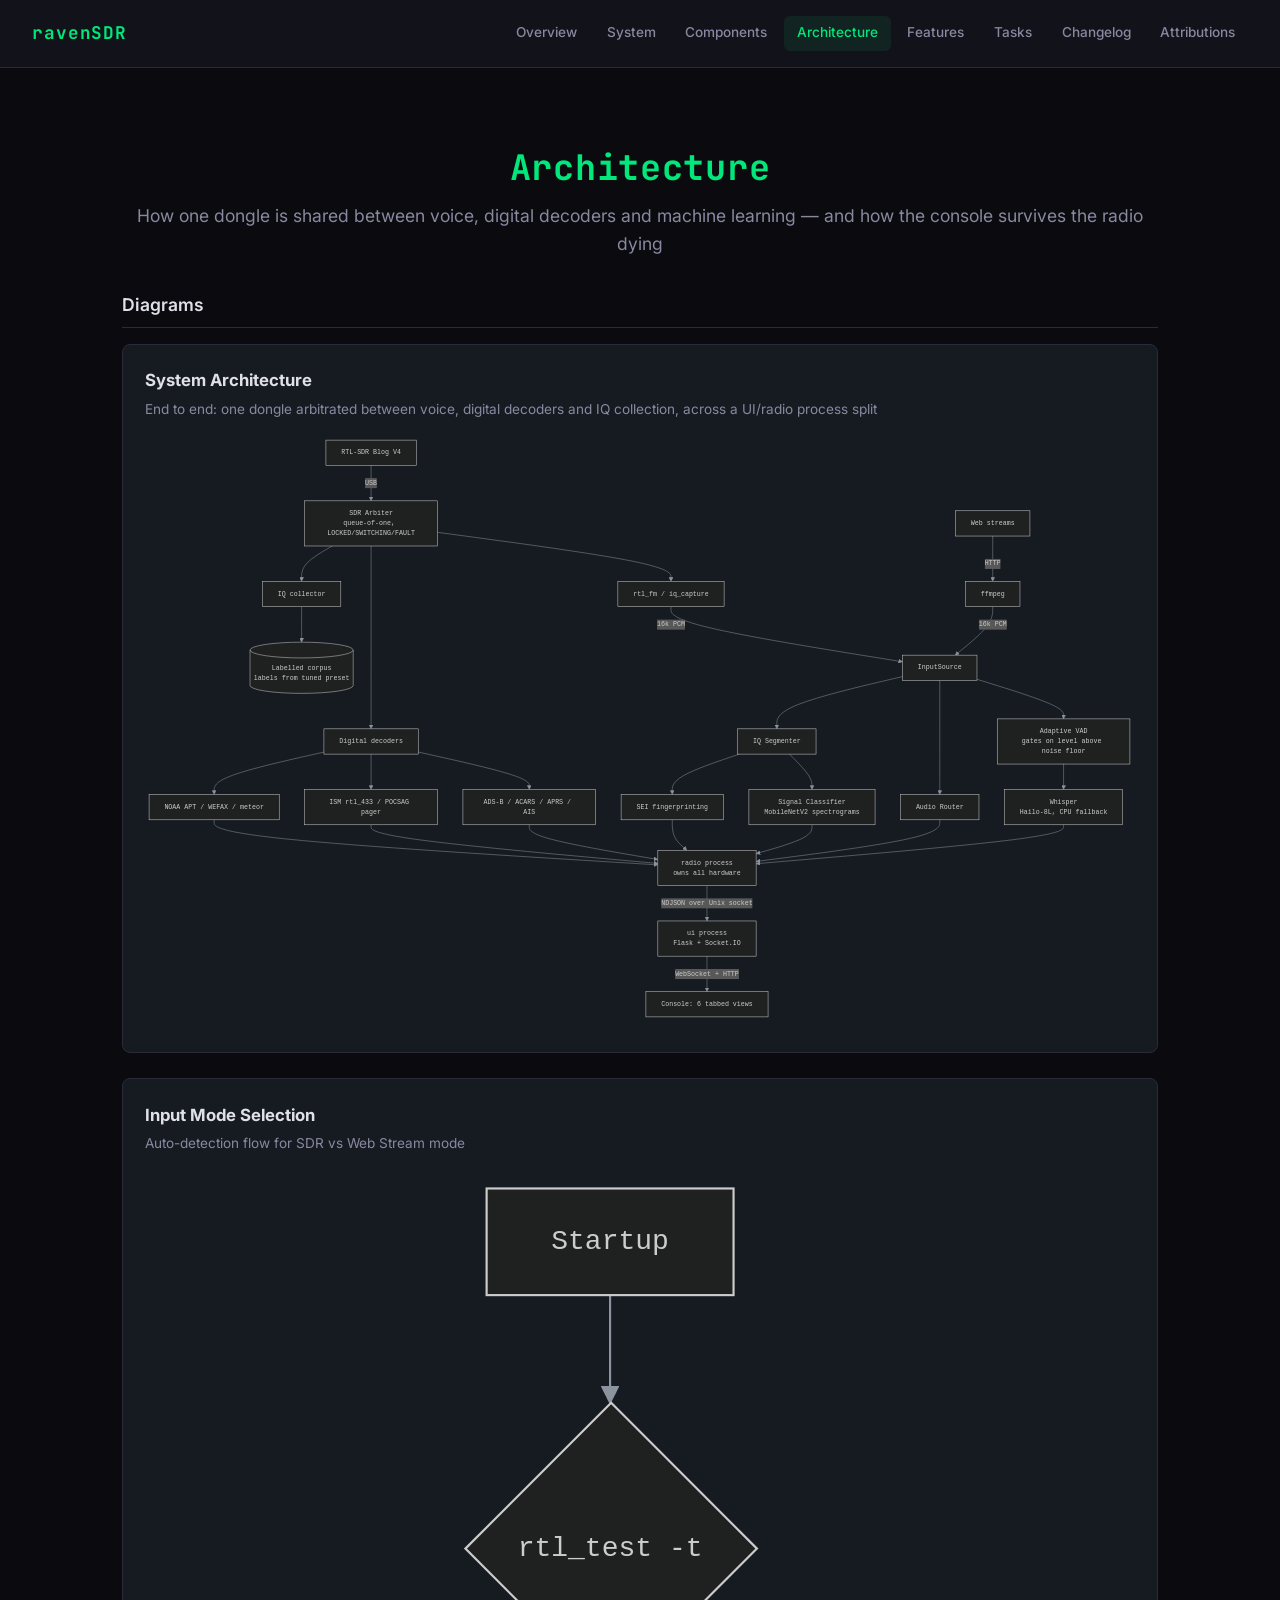
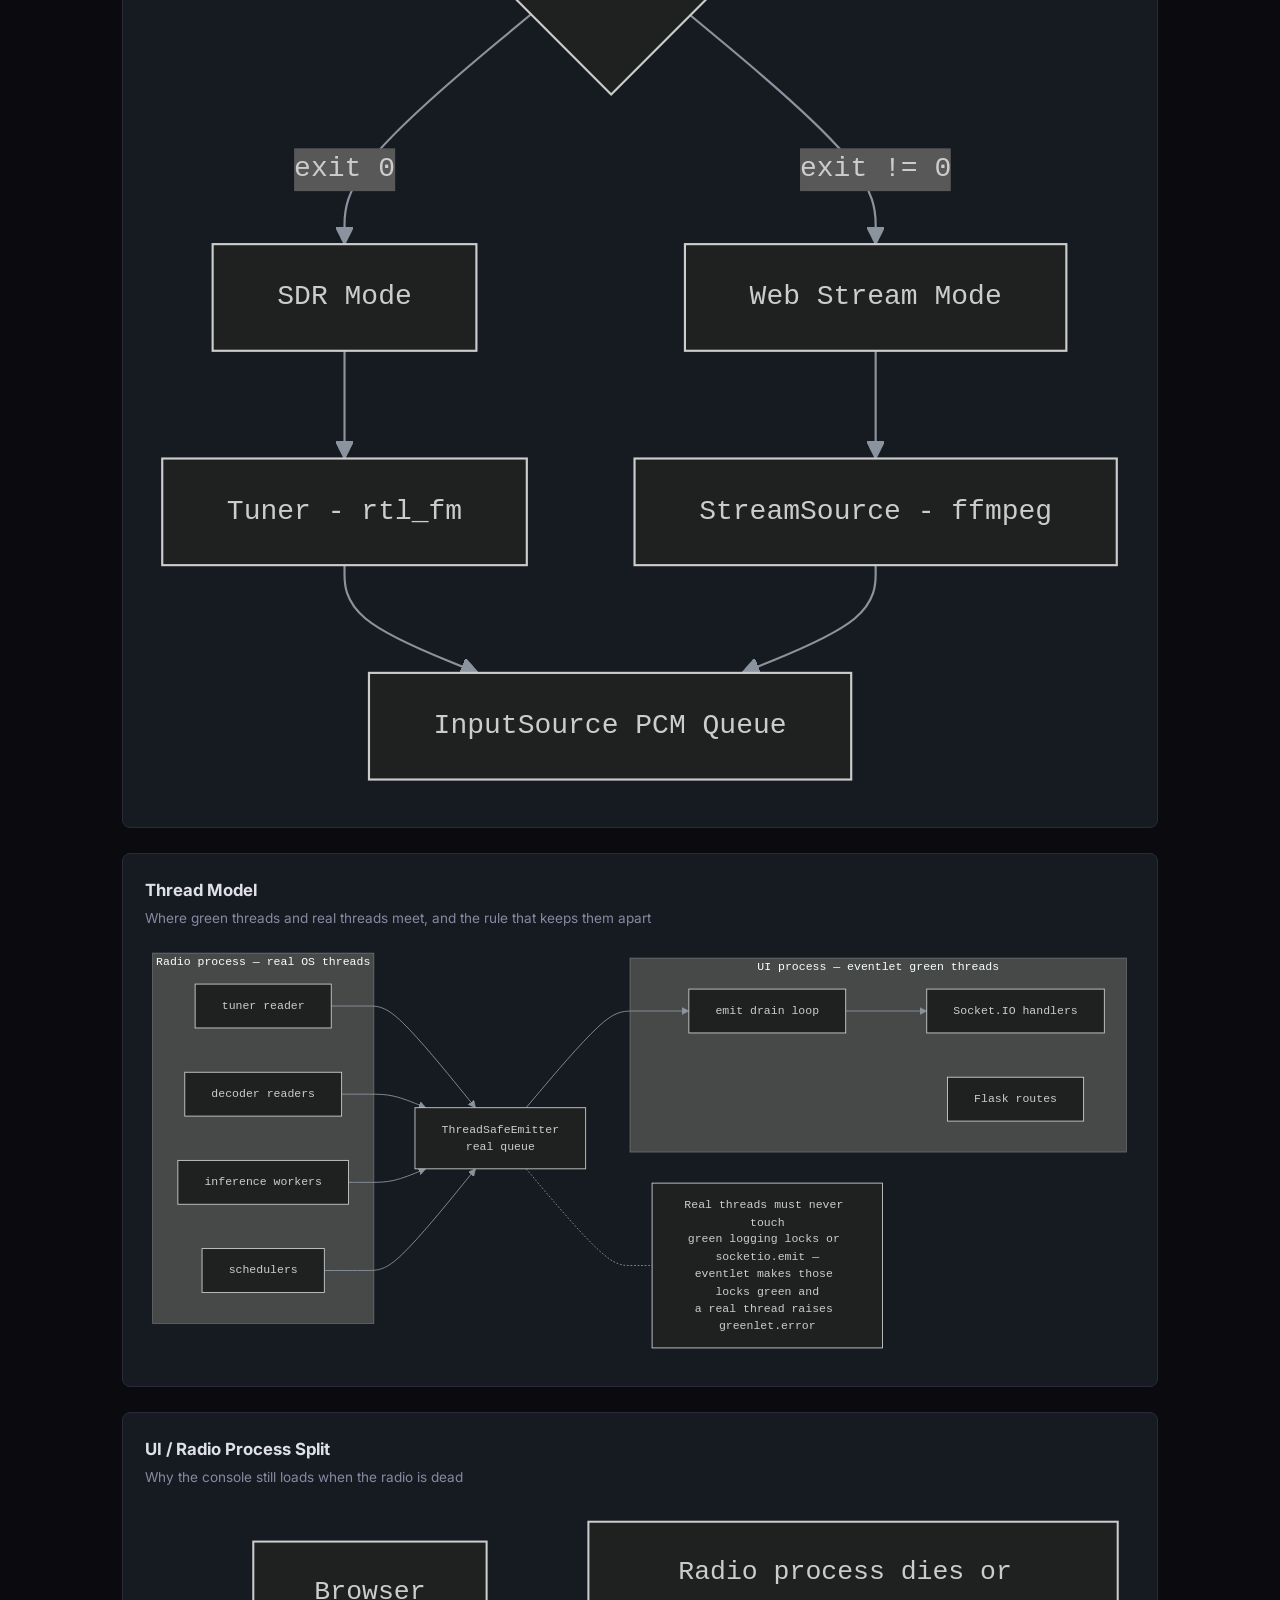
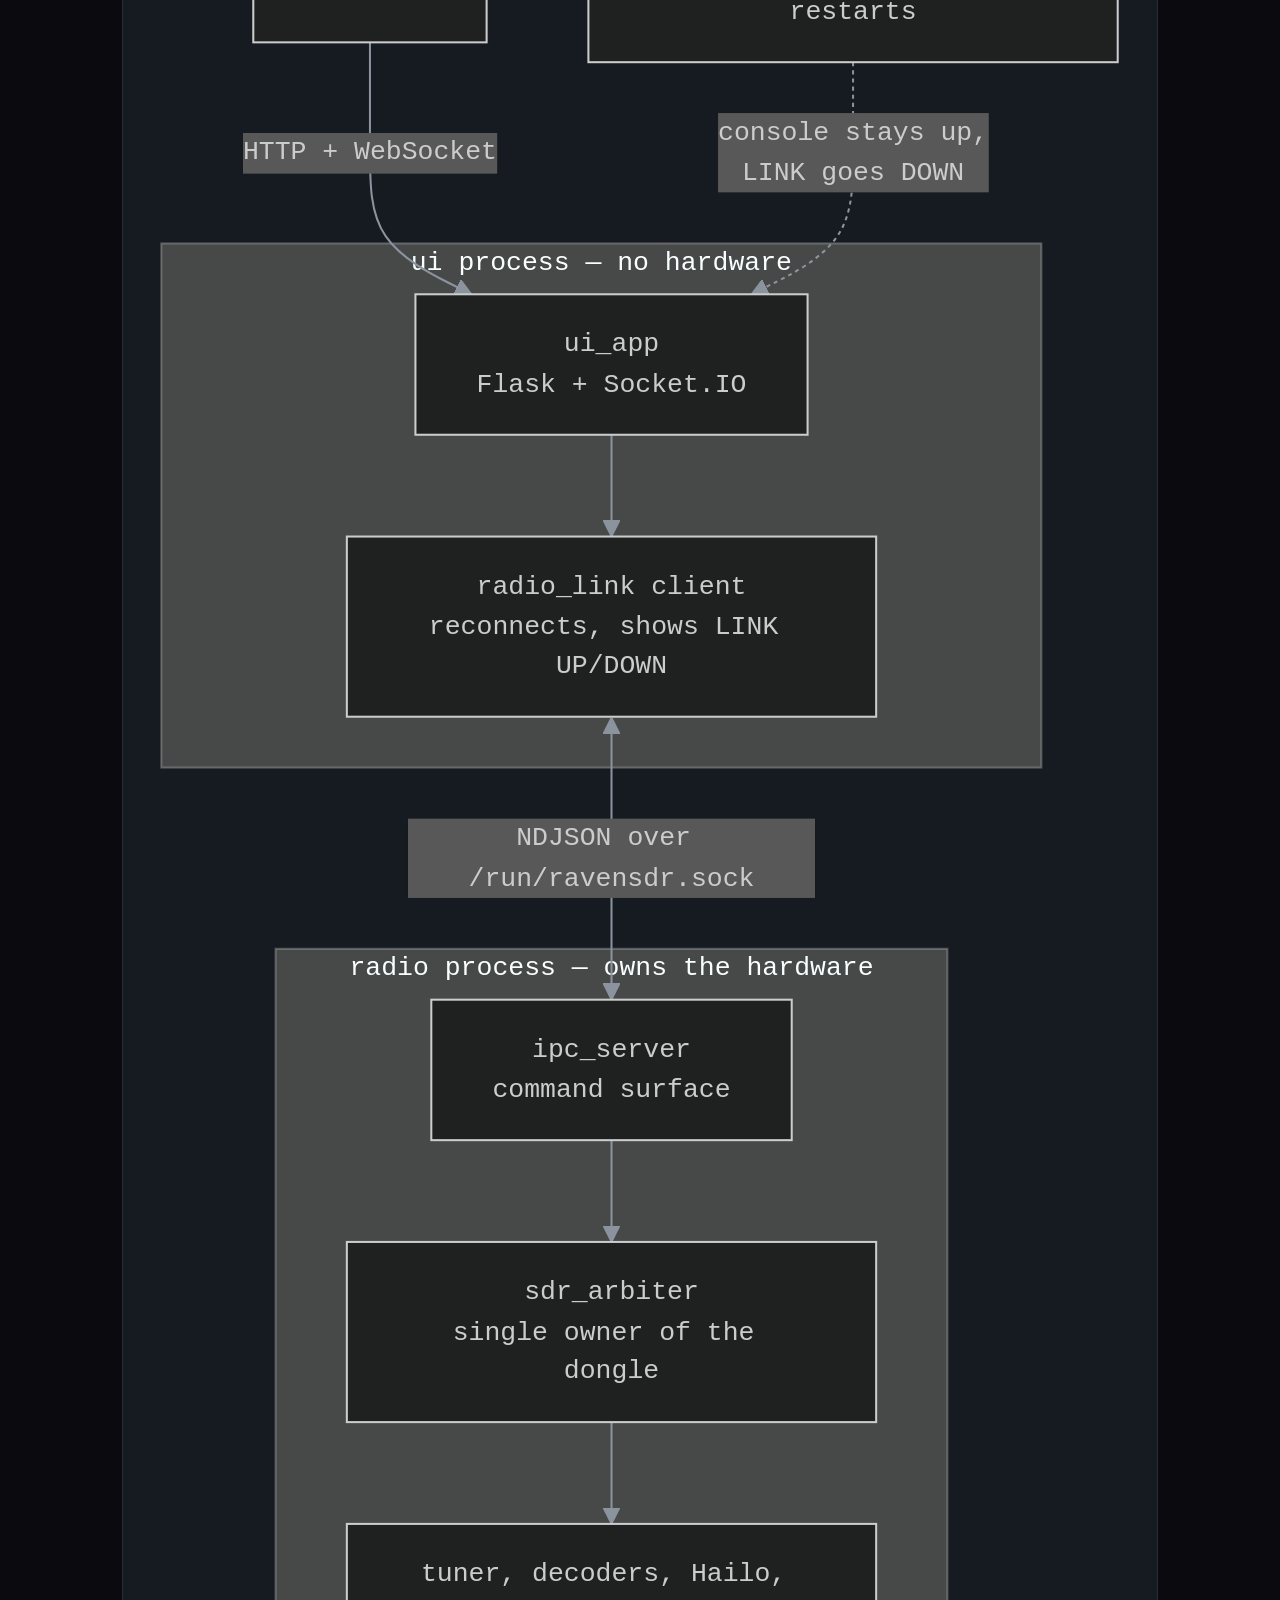
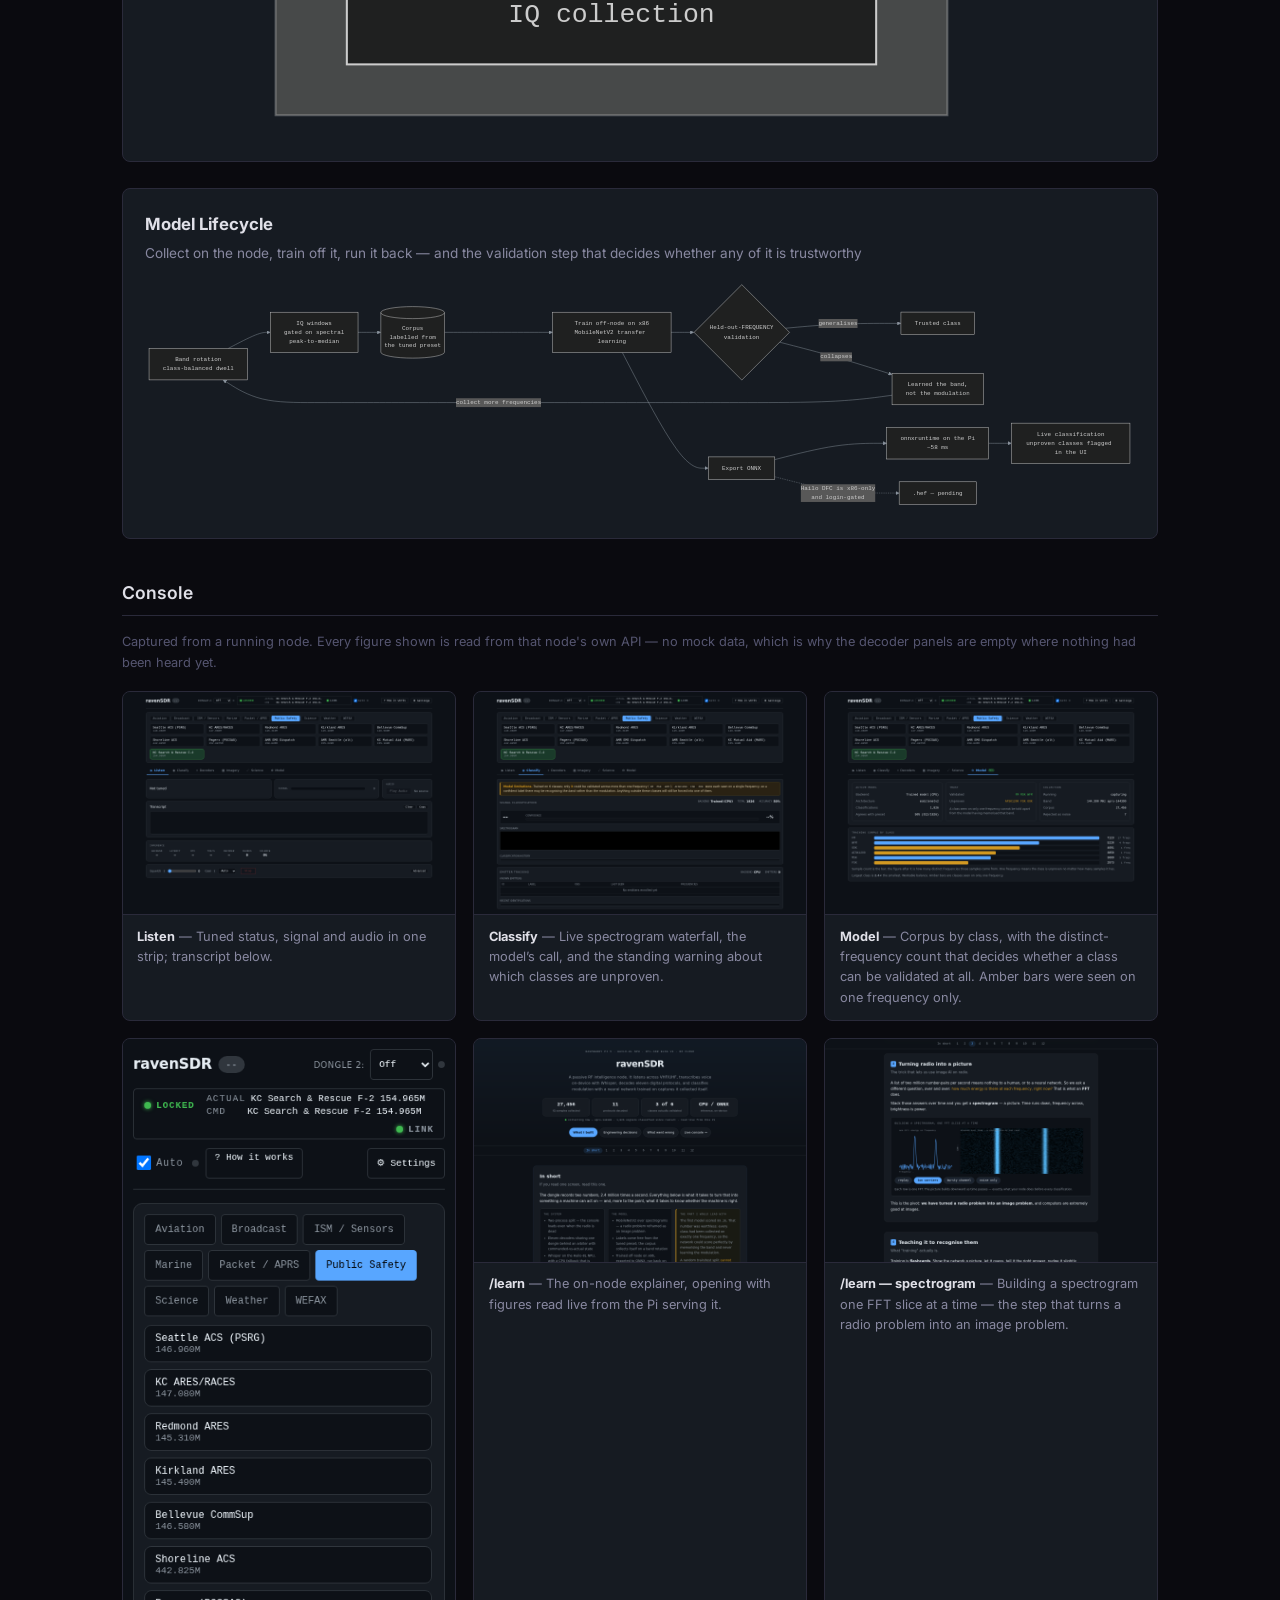
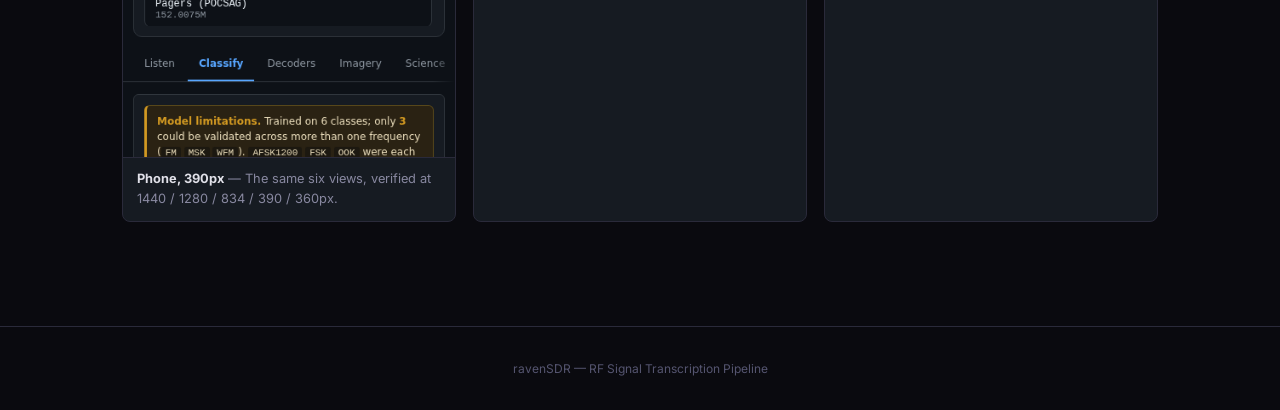
<file: dashboard/architecture.html>
<!DOCTYPE html>
<html lang="en">
<head>
    <meta charset="UTF-8">
    <meta name="viewport" content="width=device-width, initial-scale=1.0">
    <title>ravenSDR — Architecture</title>
    <link rel="preconnect" href="https://fonts.googleapis.com">
    <link href="https://fonts.googleapis.com/css2?family=Inter:wght@400;500;600;700&family=JetBrains+Mono:wght@400;500&display=swap" rel="stylesheet">
    <link rel="stylesheet" href="style.css">
    <style>
        .diagram-card {
            background: var(--bg-elevated, #161b22);
            border: 1px solid var(--border);
            border-radius: 8px;
            padding: 1.4rem;
            margin-bottom: 1.6rem;
        }
        .diagram-card h3 { margin: 0 0 0.3rem; font-size: 1.05rem; }
        .diagram-card .dg-desc {
            color: var(--text-secondary);
            font-size: 0.85rem;
            margin-bottom: 1rem;
        }
        /* Diagrams are wider than a phone; let each scroll in its own box
           rather than dragging the page sideways. */
        .diagram-scroll { overflow-x: auto; }
        .diagram-scroll object { min-width: 520px; }

        .shot-grid {
            display: grid;
            grid-template-columns: repeat(auto-fit, minmax(300px, 1fr));
            gap: 1.1rem;
        }
        .shot {
            border: 1px solid var(--border);
            border-radius: 8px;
            overflow: hidden;
            background: var(--bg-elevated, #161b22);
        }
        .shot img { display: block; width: 100%; height: auto; }
        .shot figcaption {
            padding: 0.7rem 0.9rem;
            font-size: 0.8rem;
            color: var(--text-secondary);
            border-top: 1px solid var(--border);
        }
        .shot figcaption b { color: var(--text-primary, #e6edf3); }
        .shot-note {
            font-size: 0.8rem;
            color: var(--text-muted);
            margin-bottom: 1.1rem;
        }
    </style>
</head>
<body>
    <nav class="nav">
        <div class="nav-brand">ravenSDR</div>
        <div class="nav-links">
            <a href="index.html">Overview</a>
            <a href="system.html">System</a>
            <a href="components.html">Components</a>
            <a href="architecture.html" class="active">Architecture</a>
            <a href="features.html">Features</a>
            <a href="tasks.html">Tasks</a>
            <a href="changelog.html">Changelog</a>
            <a href="attributions.html">Attributions</a>
        </div>
    </nav>

    <main class="container">
        <header class="hero">
            <h1>Architecture</h1>
            <p class="hero-sub">How one dongle is shared between voice, digital decoders
                and machine learning — and how the console survives the radio dying</p>
        </header>

        <section class="section">
            <h2>Diagrams</h2>
            <div id="diagrams"></div>
        </section>

        <section class="section">
            <h2>Console</h2>
            <p class="shot-note">
                Captured from a running node. Every figure shown is read from that node's
                own API — no mock data, which is why the decoder panels are empty where
                nothing had been heard yet.
            </p>
            <div class="shot-grid" id="shots"></div>
        </section>
    </main>

    <footer class="footer">
        <p>ravenSDR &mdash; RF Signal Transcription Pipeline</p>
    </footer>

    <script>
        // Diagrams are pre-rendered to SVG by code/scripts/render_diagrams.py.
        // Rendering mermaid at page load would mean either a 3.5 MB vendored
        // bundle or a CDN dependency that takes the diagrams with it when it is
        // blocked — and a syntax error would surface here rather than at build.
        const SHOTS = [
            ['console-listen.png', 'Listen',
             'Tuned status, signal and audio in one strip; transcript below.'],
            ['console-classify.png', 'Classify',
             'Live spectrogram waterfall, the model\u2019s call, and the standing warning about which classes are unproven.'],
            ['console-model.png', 'Model',
             'Corpus by class, with the distinct-frequency count that decides whether a class can be validated at all. Amber bars were seen on one frequency only.'],
            ['console-phone.png', 'Phone, 390px',
             'The same six views, verified at 1440 / 1280 / 834 / 390 / 360px.'],
            ['learn-hero.png', '/learn',
             'The on-node explainer, opening with figures read live from the Pi serving it.'],
            ['learn-spectrogram.png', '/learn \u2014 spectrogram',
             'Building a spectrogram one FFT slice at a time \u2014 the step that turns a radio problem into an image problem.']
        ];

        async function load() {
            const shots = document.getElementById('shots');
            SHOTS.forEach(([file, title, caption]) => {
                const fig = document.createElement('figure');
                fig.className = 'shot';
                fig.innerHTML =
                    `<a href="screenshots/${file}" target="_blank" rel="noopener">
                       <img src="screenshots/${file}" alt="${title}" loading="lazy">
                     </a>
                     <figcaption><b>${title}</b> &mdash; ${caption}</figcaption>`;
                shots.appendChild(fig);
            });

            const host = document.getElementById('diagrams');
            let data;
            try {
                data = await fetch('../.state/diagrams.json').then(r => r.json());
            } catch (e) {
                host.innerHTML = '<p class="shot-note">Could not load diagram data.</p>';
                return;
            }

            for (const d of data.diagrams) {
                const card = document.createElement('div');
                card.className = 'diagram-card';
                card.innerHTML =
                    `<h3>${d.name}</h3>
                     <div class="dg-desc">${d.description || ''}</div>
                     <div class="diagram-scroll">
                       <object type="image/svg+xml" data="diagrams/${d.id}.svg"
                               aria-label="${d.name}" style="max-width:100%;"></object>
                     </div>`;
                host.appendChild(card);
            }
        }
        load();
    </script>
</body>
</html>
</file>
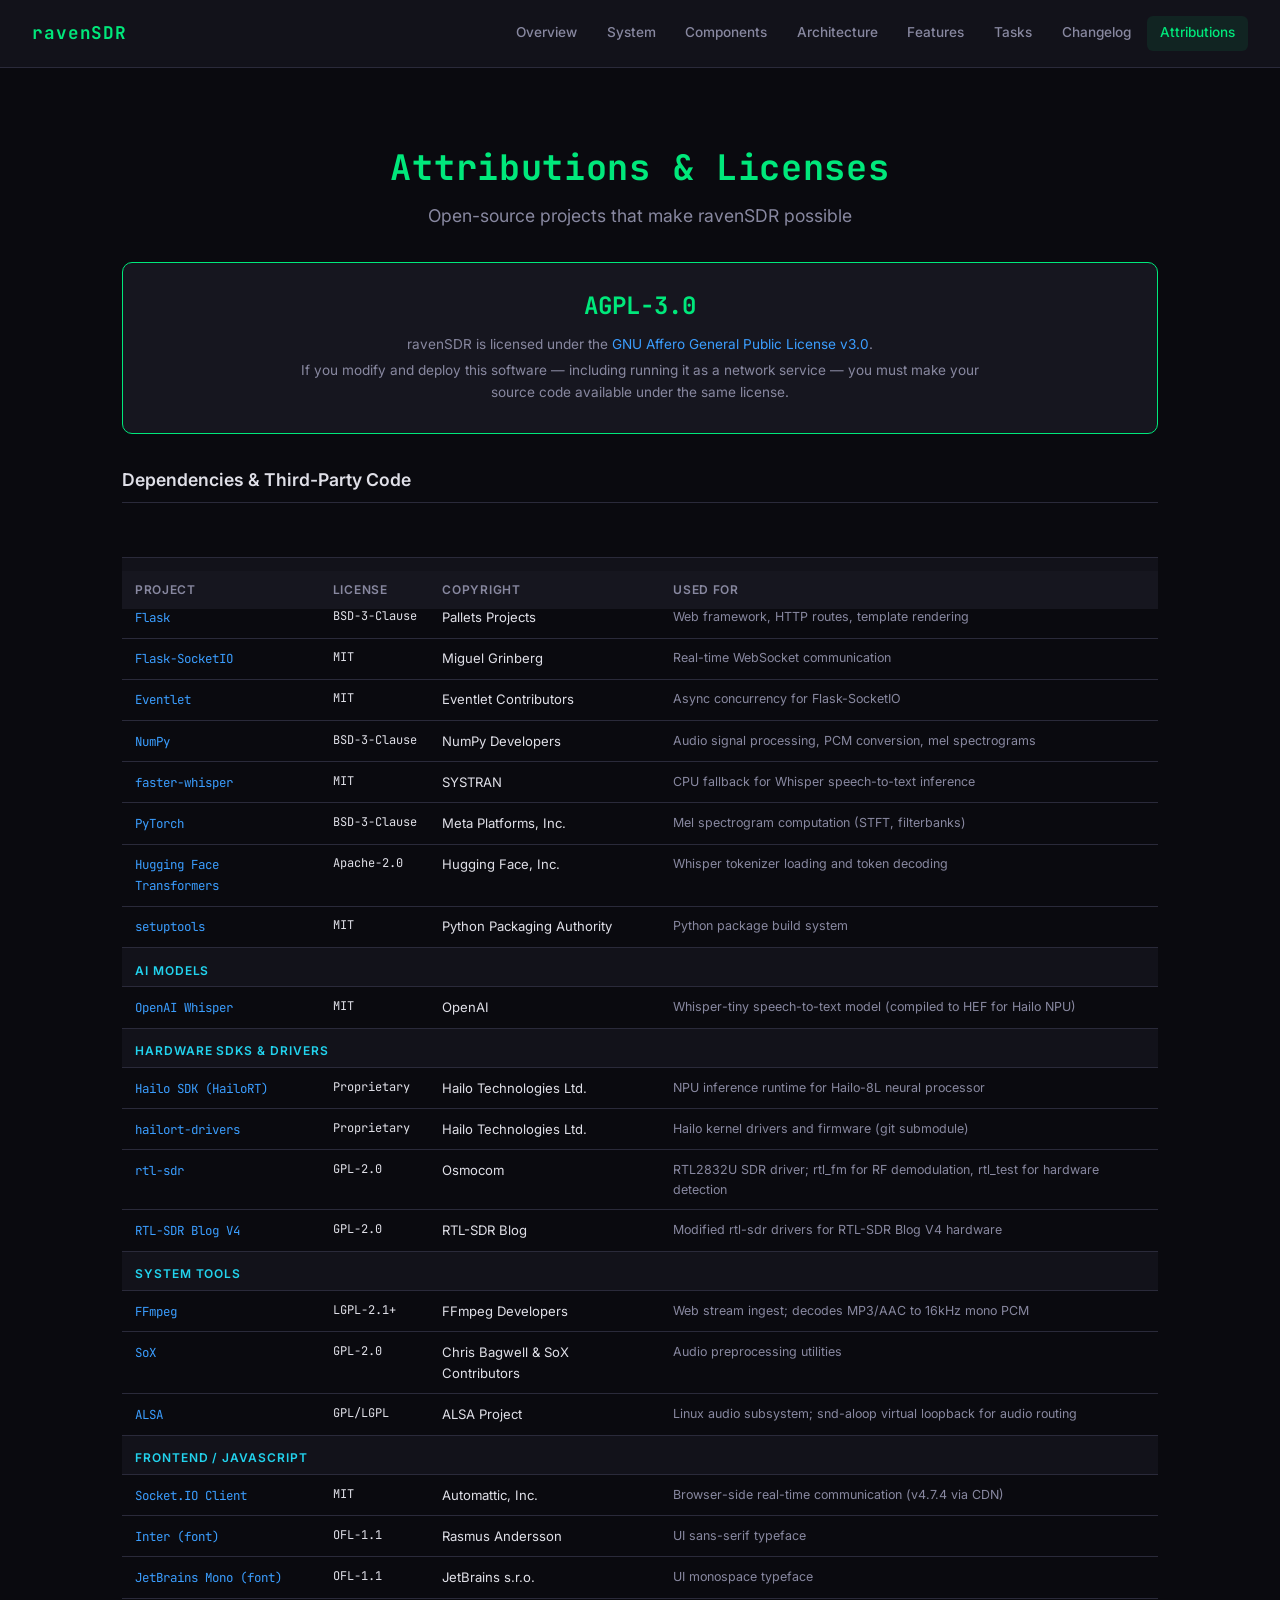
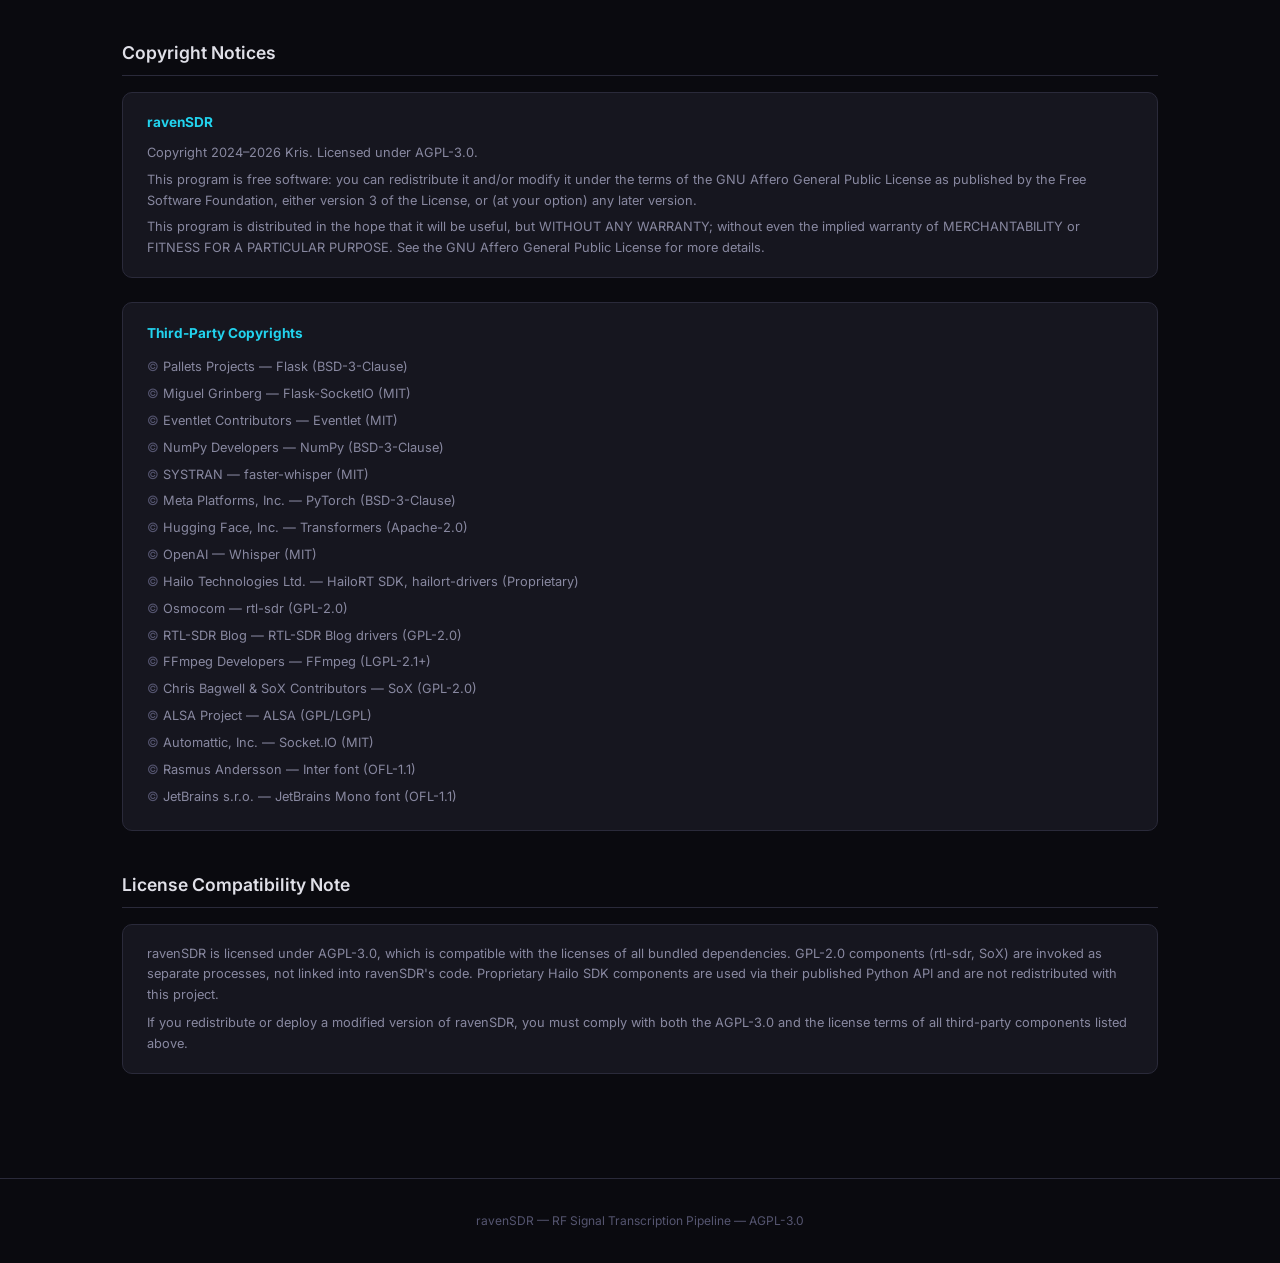
<file: dashboard/attributions.html>
<!DOCTYPE html>
<html lang="en">
<head>
    <meta charset="UTF-8">
    <meta name="viewport" content="width=device-width, initial-scale=1.0">
    <title>ravenSDR — Attributions &amp; Licenses</title>
    <link rel="preconnect" href="https://fonts.googleapis.com">
    <link href="https://fonts.googleapis.com/css2?family=Inter:wght@400;500;600;700&family=JetBrains+Mono:wght@400;500&display=swap" rel="stylesheet">
    <link rel="stylesheet" href="style.css">
    <style>
        .license-banner {
            background: var(--bg-card);
            border: 1px solid var(--accent-green);
            border-radius: 10px;
            padding: 1.5rem;
            margin-bottom: 2rem;
            text-align: center;
        }
        .license-banner h2 {
            border: none;
            padding: 0;
            margin-bottom: 0.5rem;
            color: var(--accent-green);
            font-family: var(--font-mono);
        }
        .license-banner p {
            font-size: 0.85rem;
            color: var(--text-secondary);
            max-width: 700px;
            margin: 0.3rem auto;
            line-height: 1.6;
        }
        .license-banner a {
            color: var(--accent-blue);
            text-decoration: none;
        }
        .license-banner a:hover {
            text-decoration: underline;
        }

        .dep-table {
            width: 100%;
            border-collapse: collapse;
            font-size: 0.82rem;
        }
        .dep-table th {
            position: sticky;
            top: 52px;
            z-index: 10;
        }
        .dep-table td {
            vertical-align: top;
        }
        .dep-table td a {
            color: var(--accent-blue);
            text-decoration: none;
            font-family: var(--font-mono);
            font-size: 0.78rem;
        }
        .dep-table td a:hover {
            text-decoration: underline;
        }
        .dep-table .license-cell {
            font-family: var(--font-mono);
            font-size: 0.75rem;
            white-space: nowrap;
        }
        .dep-table .usage-cell {
            color: var(--text-secondary);
            font-size: 0.78rem;
        }

        .category-row td {
            background: var(--bg-secondary);
            color: var(--accent-cyan);
            font-weight: 600;
            font-size: 0.75rem;
            text-transform: uppercase;
            letter-spacing: 0.08em;
            padding: 0.8rem 0.8rem 0.4rem;
            border-bottom: 1px solid var(--border);
        }

        .copyright-section {
            background: var(--bg-card);
            border: 1px solid var(--border);
            border-radius: 10px;
            padding: 1.2rem 1.5rem;
            margin-bottom: 1.5rem;
        }
        .copyright-section h3 {
            font-size: 0.85rem;
            color: var(--accent-cyan);
            margin-bottom: 0.6rem;
        }
        .copyright-section p, .copyright-section li {
            font-size: 0.8rem;
            color: var(--text-secondary);
            line-height: 1.6;
        }
        .copyright-section ul {
            list-style: none;
            padding: 0;
        }
        .copyright-section li {
            padding: 0.2rem 0;
        }
        .copyright-section li::before {
            content: "\00a9\00a0";
            color: var(--text-muted);
        }
    </style>
</head>
<body>
    <nav class="nav">
        <div class="nav-brand">ravenSDR</div>
        <div class="nav-links">
            <a href="index.html">Overview</a>
            <a href="system.html">System</a>
            <a href="components.html">Components</a>
            <a href="architecture.html">Architecture</a>
            <a href="features.html">Features</a>
            <a href="tasks.html">Tasks</a>
            <a href="changelog.html">Changelog</a>
            <a href="attributions.html" class="active">Attributions</a>
        </div>
    </nav>

    <main class="container">
        <header class="hero">
            <h1>Attributions &amp; Licenses</h1>
            <p class="hero-sub">Open-source projects that make ravenSDR possible</p>
        </header>

        <div class="license-banner">
            <h2>AGPL-3.0</h2>
            <p>
                ravenSDR is licensed under the
                <a href="https://www.gnu.org/licenses/agpl-3.0.html" target="_blank" rel="noopener">
                    GNU Affero General Public License v3.0</a>.
            </p>
            <p>
                If you modify and deploy this software &mdash; including running it as a network service &mdash;
                you must make your source code available under the same license.
            </p>
        </div>

        <!-- Python Dependencies -->
        <section class="section">
            <h2>Dependencies &amp; Third-Party Code</h2>
            <div class="table-wrap">
                <table class="dep-table">
                    <thead>
                        <tr>
                            <th>Project</th>
                            <th>License</th>
                            <th>Copyright</th>
                            <th>Used For</th>
                        </tr>
                    </thead>
                    <tbody>
                        <!-- Python packages -->
                        <tr class="category-row"><td colspan="4">Python Packages</td></tr>
                        <tr>
                            <td><a href="https://github.com/pallets/flask" target="_blank" rel="noopener">Flask</a></td>
                            <td class="license-cell">BSD-3-Clause</td>
                            <td>Pallets Projects</td>
                            <td class="usage-cell">Web framework, HTTP routes, template rendering</td>
                        </tr>
                        <tr>
                            <td><a href="https://github.com/miguelgrinberg/flask-socketio" target="_blank" rel="noopener">Flask-SocketIO</a></td>
                            <td class="license-cell">MIT</td>
                            <td>Miguel Grinberg</td>
                            <td class="usage-cell">Real-time WebSocket communication</td>
                        </tr>
                        <tr>
                            <td><a href="https://github.com/eventlet/eventlet" target="_blank" rel="noopener">Eventlet</a></td>
                            <td class="license-cell">MIT</td>
                            <td>Eventlet Contributors</td>
                            <td class="usage-cell">Async concurrency for Flask-SocketIO</td>
                        </tr>
                        <tr>
                            <td><a href="https://github.com/numpy/numpy" target="_blank" rel="noopener">NumPy</a></td>
                            <td class="license-cell">BSD-3-Clause</td>
                            <td>NumPy Developers</td>
                            <td class="usage-cell">Audio signal processing, PCM conversion, mel spectrograms</td>
                        </tr>
                        <tr>
                            <td><a href="https://github.com/SYSTRAN/faster-whisper" target="_blank" rel="noopener">faster-whisper</a></td>
                            <td class="license-cell">MIT</td>
                            <td>SYSTRAN</td>
                            <td class="usage-cell">CPU fallback for Whisper speech-to-text inference</td>
                        </tr>
                        <tr>
                            <td><a href="https://github.com/pytorch/pytorch" target="_blank" rel="noopener">PyTorch</a></td>
                            <td class="license-cell">BSD-3-Clause</td>
                            <td>Meta Platforms, Inc.</td>
                            <td class="usage-cell">Mel spectrogram computation (STFT, filterbanks)</td>
                        </tr>
                        <tr>
                            <td><a href="https://github.com/huggingface/transformers" target="_blank" rel="noopener">Hugging Face Transformers</a></td>
                            <td class="license-cell">Apache-2.0</td>
                            <td>Hugging Face, Inc.</td>
                            <td class="usage-cell">Whisper tokenizer loading and token decoding</td>
                        </tr>
                        <tr>
                            <td><a href="https://github.com/pypa/setuptools" target="_blank" rel="noopener">setuptools</a></td>
                            <td class="license-cell">MIT</td>
                            <td>Python Packaging Authority</td>
                            <td class="usage-cell">Python package build system</td>
                        </tr>

                        <!-- AI Models -->
                        <tr class="category-row"><td colspan="4">AI Models</td></tr>
                        <tr>
                            <td><a href="https://github.com/openai/whisper" target="_blank" rel="noopener">OpenAI Whisper</a></td>
                            <td class="license-cell">MIT</td>
                            <td>OpenAI</td>
                            <td class="usage-cell">Whisper-tiny speech-to-text model (compiled to HEF for Hailo NPU)</td>
                        </tr>

                        <!-- Hardware SDKs -->
                        <tr class="category-row"><td colspan="4">Hardware SDKs &amp; Drivers</td></tr>
                        <tr>
                            <td><a href="https://www.hailo.ai/" target="_blank" rel="noopener">Hailo SDK (HailoRT)</a></td>
                            <td class="license-cell">Proprietary</td>
                            <td>Hailo Technologies Ltd.</td>
                            <td class="usage-cell">NPU inference runtime for Hailo-8L neural processor</td>
                        </tr>
                        <tr>
                            <td><a href="https://github.com/hailo-ai/hailort-drivers" target="_blank" rel="noopener">hailort-drivers</a></td>
                            <td class="license-cell">Proprietary</td>
                            <td>Hailo Technologies Ltd.</td>
                            <td class="usage-cell">Hailo kernel drivers and firmware (git submodule)</td>
                        </tr>
                        <tr>
                            <td><a href="https://github.com/osmocom/rtl-sdr" target="_blank" rel="noopener">rtl-sdr</a></td>
                            <td class="license-cell">GPL-2.0</td>
                            <td>Osmocom</td>
                            <td class="usage-cell">RTL2832U SDR driver; rtl_fm for RF demodulation, rtl_test for hardware detection</td>
                        </tr>
                        <tr>
                            <td><a href="https://github.com/rtlsdrblog/rtl-sdr-blog" target="_blank" rel="noopener">RTL-SDR Blog V4</a></td>
                            <td class="license-cell">GPL-2.0</td>
                            <td>RTL-SDR Blog</td>
                            <td class="usage-cell">Modified rtl-sdr drivers for RTL-SDR Blog V4 hardware</td>
                        </tr>

                        <!-- System Tools -->
                        <tr class="category-row"><td colspan="4">System Tools</td></tr>
                        <tr>
                            <td><a href="https://github.com/FFmpeg/FFmpeg" target="_blank" rel="noopener">FFmpeg</a></td>
                            <td class="license-cell">LGPL-2.1+</td>
                            <td>FFmpeg Developers</td>
                            <td class="usage-cell">Web stream ingest; decodes MP3/AAC to 16kHz mono PCM</td>
                        </tr>
                        <tr>
                            <td><a href="https://github.com/chirlu/sox" target="_blank" rel="noopener">SoX</a></td>
                            <td class="license-cell">GPL-2.0</td>
                            <td>Chris Bagwell &amp; SoX Contributors</td>
                            <td class="usage-cell">Audio preprocessing utilities</td>
                        </tr>
                        <tr>
                            <td><a href="https://www.alsa-project.org/" target="_blank" rel="noopener">ALSA</a></td>
                            <td class="license-cell">GPL/LGPL</td>
                            <td>ALSA Project</td>
                            <td class="usage-cell">Linux audio subsystem; snd-aloop virtual loopback for audio routing</td>
                        </tr>

                        <!-- Frontend -->
                        <tr class="category-row"><td colspan="4">Frontend / JavaScript</td></tr>
                        <tr>
                            <td><a href="https://github.com/socketio/socket.io-client" target="_blank" rel="noopener">Socket.IO Client</a></td>
                            <td class="license-cell">MIT</td>
                            <td>Automattic, Inc.</td>
                            <td class="usage-cell">Browser-side real-time communication (v4.7.4 via CDN)</td>
                        </tr>
                        <tr>
                            <td><a href="https://fonts.google.com/specimen/Inter" target="_blank" rel="noopener">Inter (font)</a></td>
                            <td class="license-cell">OFL-1.1</td>
                            <td>Rasmus Andersson</td>
                            <td class="usage-cell">UI sans-serif typeface</td>
                        </tr>
                        <tr>
                            <td><a href="https://fonts.google.com/specimen/JetBrains+Mono" target="_blank" rel="noopener">JetBrains Mono (font)</a></td>
                            <td class="license-cell">OFL-1.1</td>
                            <td>JetBrains s.r.o.</td>
                            <td class="usage-cell">UI monospace typeface</td>
                        </tr>
                    </tbody>
                </table>
            </div>
        </section>

        <!-- Copyright Notices -->
        <section class="section">
            <h2>Copyright Notices</h2>

            <div class="copyright-section">
                <h3>ravenSDR</h3>
                <p>Copyright 2024&ndash;2026 Kris. Licensed under AGPL-3.0.</p>
                <p style="margin-top: 0.4rem;">
                    This program is free software: you can redistribute it and/or modify it under the terms
                    of the GNU Affero General Public License as published by the Free Software Foundation,
                    either version 3 of the License, or (at your option) any later version.
                </p>
                <p style="margin-top: 0.4rem;">
                    This program is distributed in the hope that it will be useful, but WITHOUT ANY WARRANTY;
                    without even the implied warranty of MERCHANTABILITY or FITNESS FOR A PARTICULAR PURPOSE.
                    See the GNU Affero General Public License for more details.
                </p>
            </div>

            <div class="copyright-section">
                <h3>Third-Party Copyrights</h3>
                <ul>
                    <li>Pallets Projects &mdash; Flask (BSD-3-Clause)</li>
                    <li>Miguel Grinberg &mdash; Flask-SocketIO (MIT)</li>
                    <li>Eventlet Contributors &mdash; Eventlet (MIT)</li>
                    <li>NumPy Developers &mdash; NumPy (BSD-3-Clause)</li>
                    <li>SYSTRAN &mdash; faster-whisper (MIT)</li>
                    <li>Meta Platforms, Inc. &mdash; PyTorch (BSD-3-Clause)</li>
                    <li>Hugging Face, Inc. &mdash; Transformers (Apache-2.0)</li>
                    <li>OpenAI &mdash; Whisper (MIT)</li>
                    <li>Hailo Technologies Ltd. &mdash; HailoRT SDK, hailort-drivers (Proprietary)</li>
                    <li>Osmocom &mdash; rtl-sdr (GPL-2.0)</li>
                    <li>RTL-SDR Blog &mdash; RTL-SDR Blog drivers (GPL-2.0)</li>
                    <li>FFmpeg Developers &mdash; FFmpeg (LGPL-2.1+)</li>
                    <li>Chris Bagwell &amp; SoX Contributors &mdash; SoX (GPL-2.0)</li>
                    <li>ALSA Project &mdash; ALSA (GPL/LGPL)</li>
                    <li>Automattic, Inc. &mdash; Socket.IO (MIT)</li>
                    <li>Rasmus Andersson &mdash; Inter font (OFL-1.1)</li>
                    <li>JetBrains s.r.o. &mdash; JetBrains Mono font (OFL-1.1)</li>
                </ul>
            </div>
        </section>

        <section class="section">
            <h2>License Compatibility Note</h2>
            <div class="copyright-section">
                <p>
                    ravenSDR is licensed under AGPL-3.0, which is compatible with the licenses of all
                    bundled dependencies. GPL-2.0 components (rtl-sdr, SoX) are invoked as separate
                    processes, not linked into ravenSDR's code. Proprietary Hailo SDK components are
                    used via their published Python API and are not redistributed with this project.
                </p>
                <p style="margin-top: 0.5rem;">
                    If you redistribute or deploy a modified version of ravenSDR, you must comply with
                    both the AGPL-3.0 and the license terms of all third-party components listed above.
                </p>
            </div>
        </section>
    </main>

    <footer class="footer">
        <p>ravenSDR &mdash; RF Signal Transcription Pipeline &mdash; AGPL-3.0</p>
    </footer>
</body>
</html>
</file>
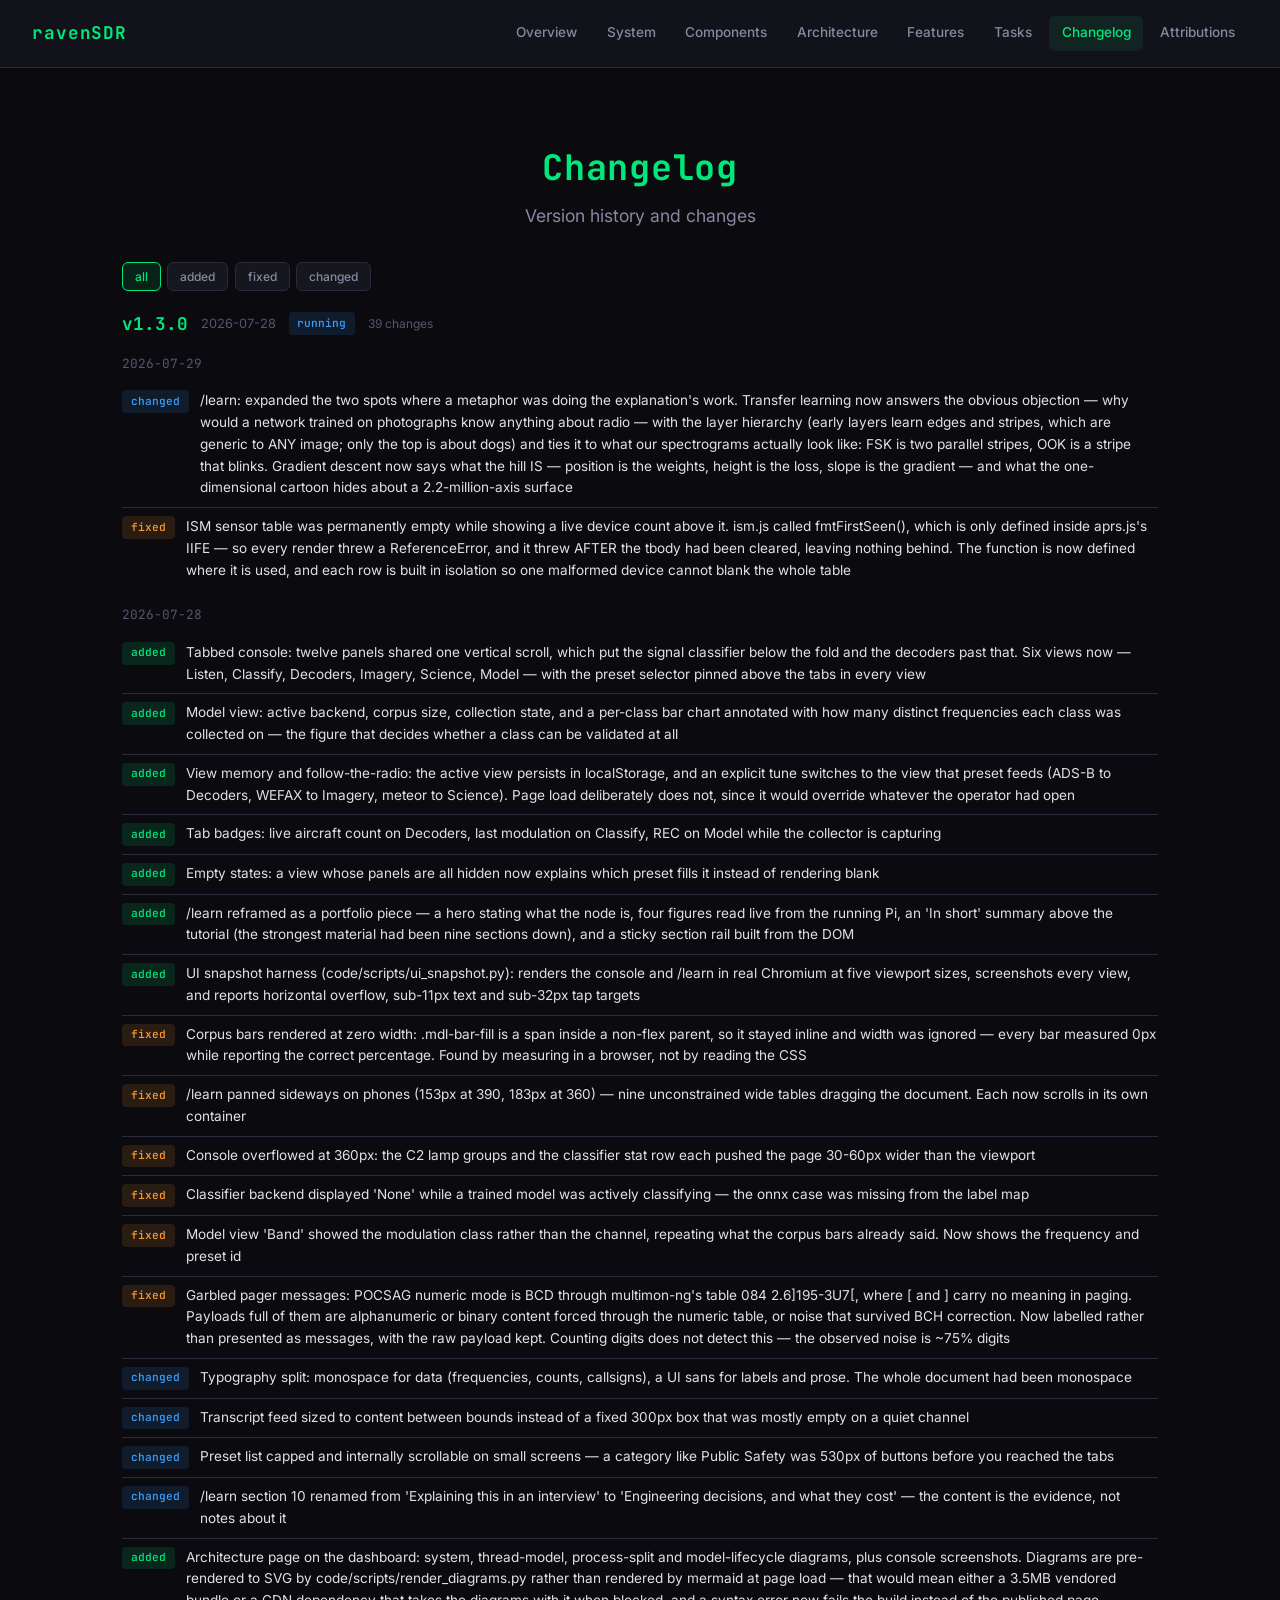
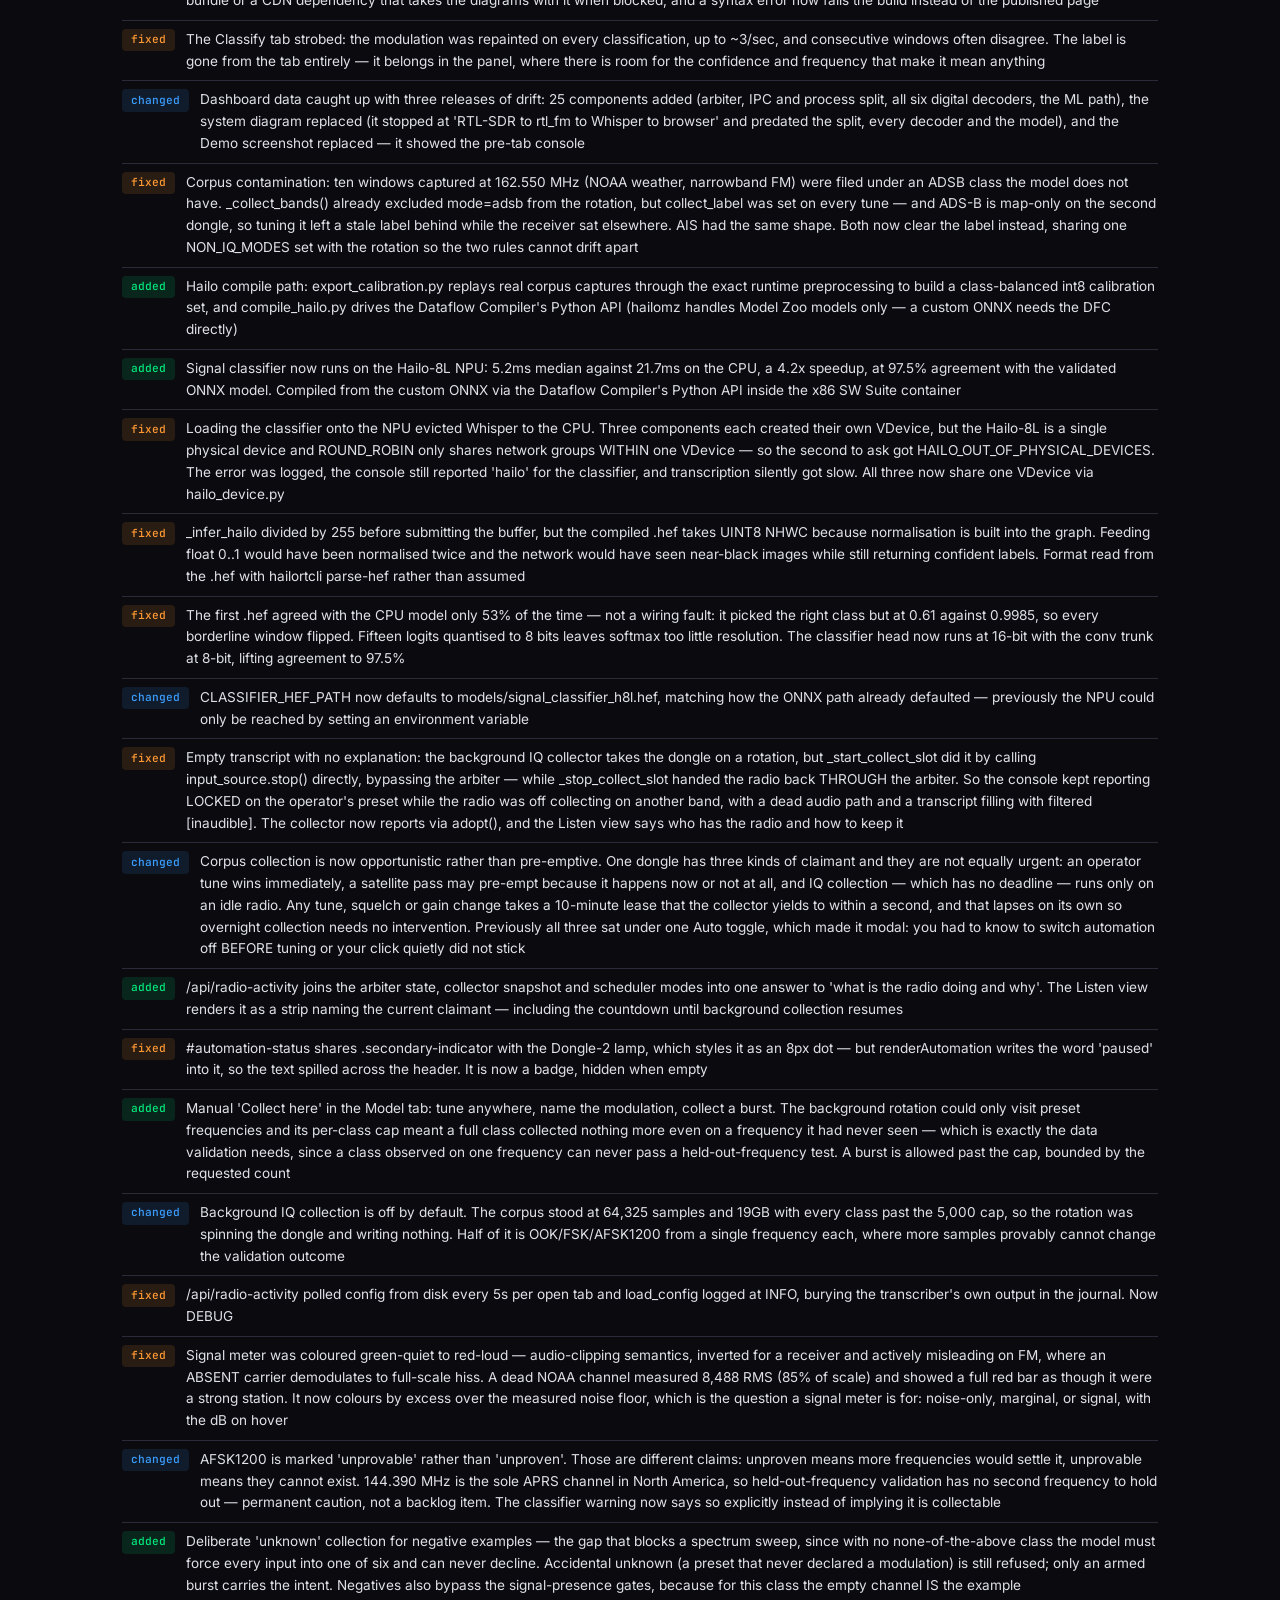
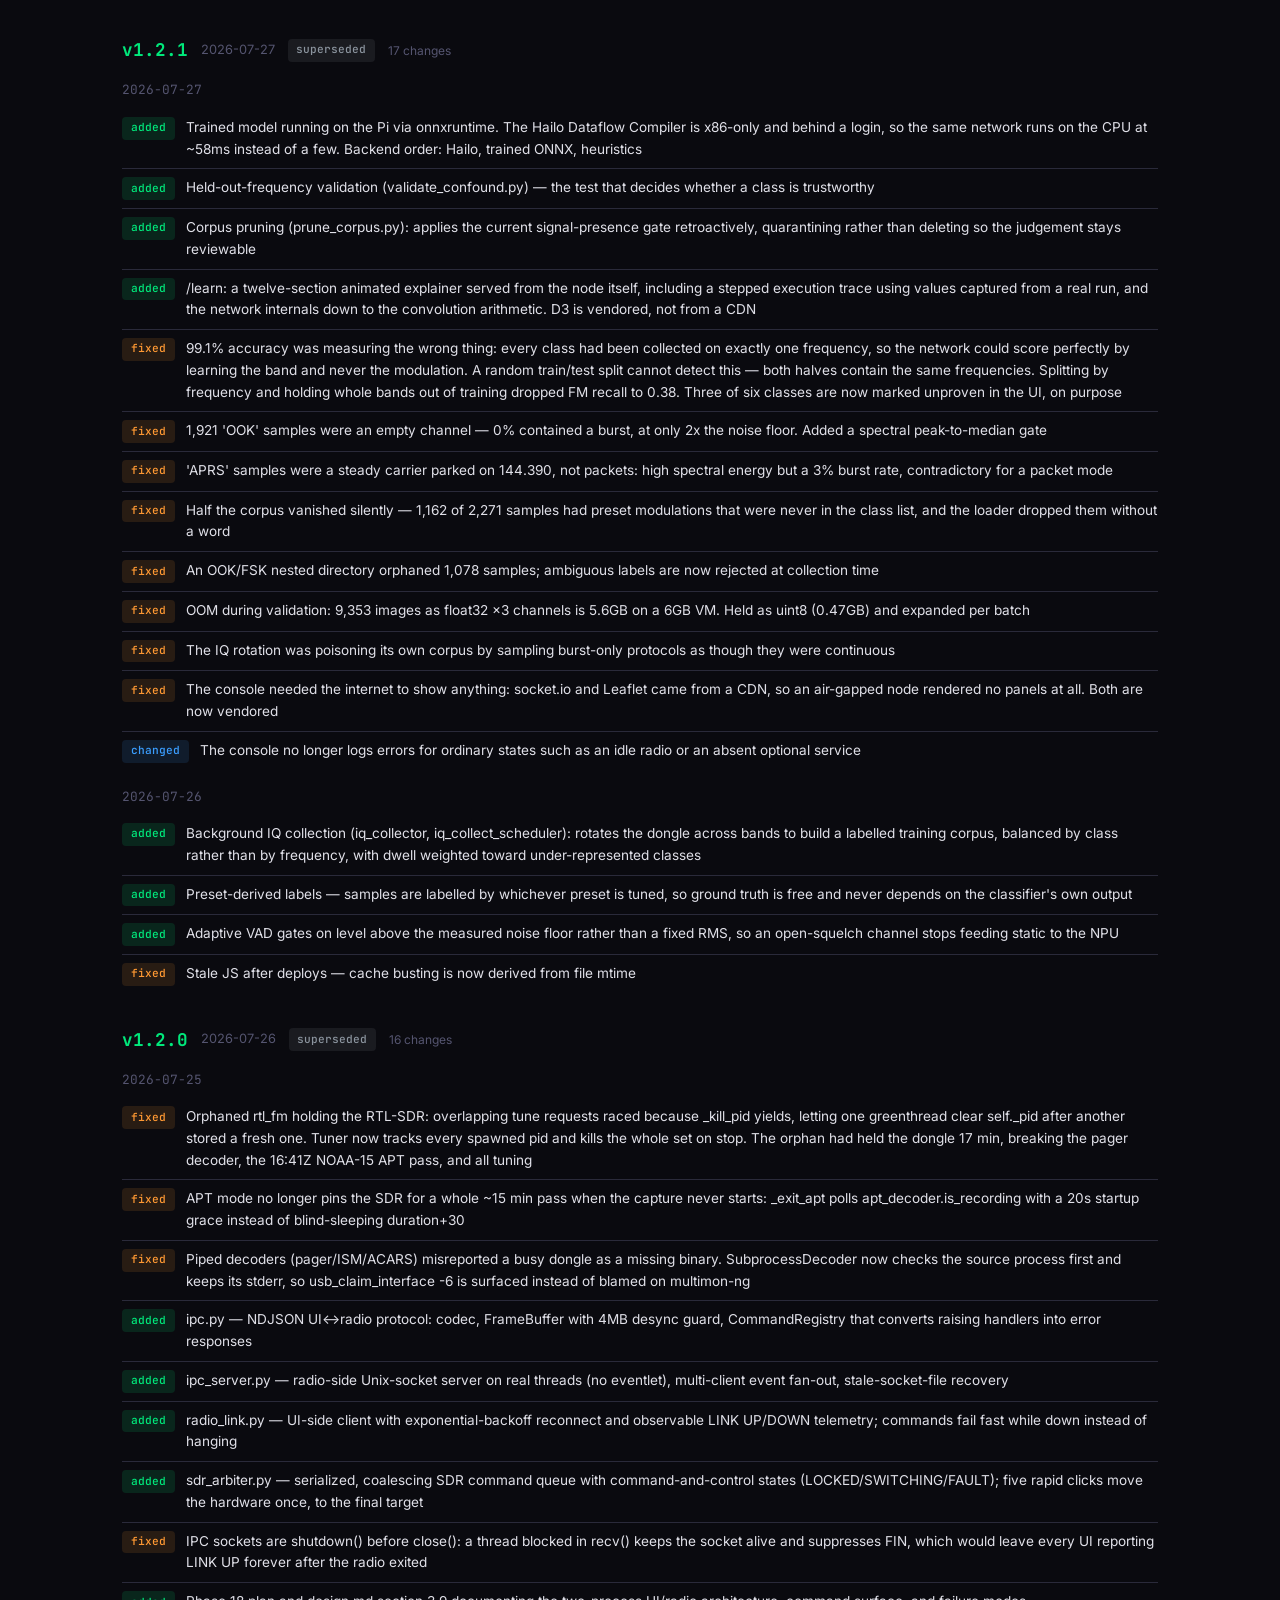
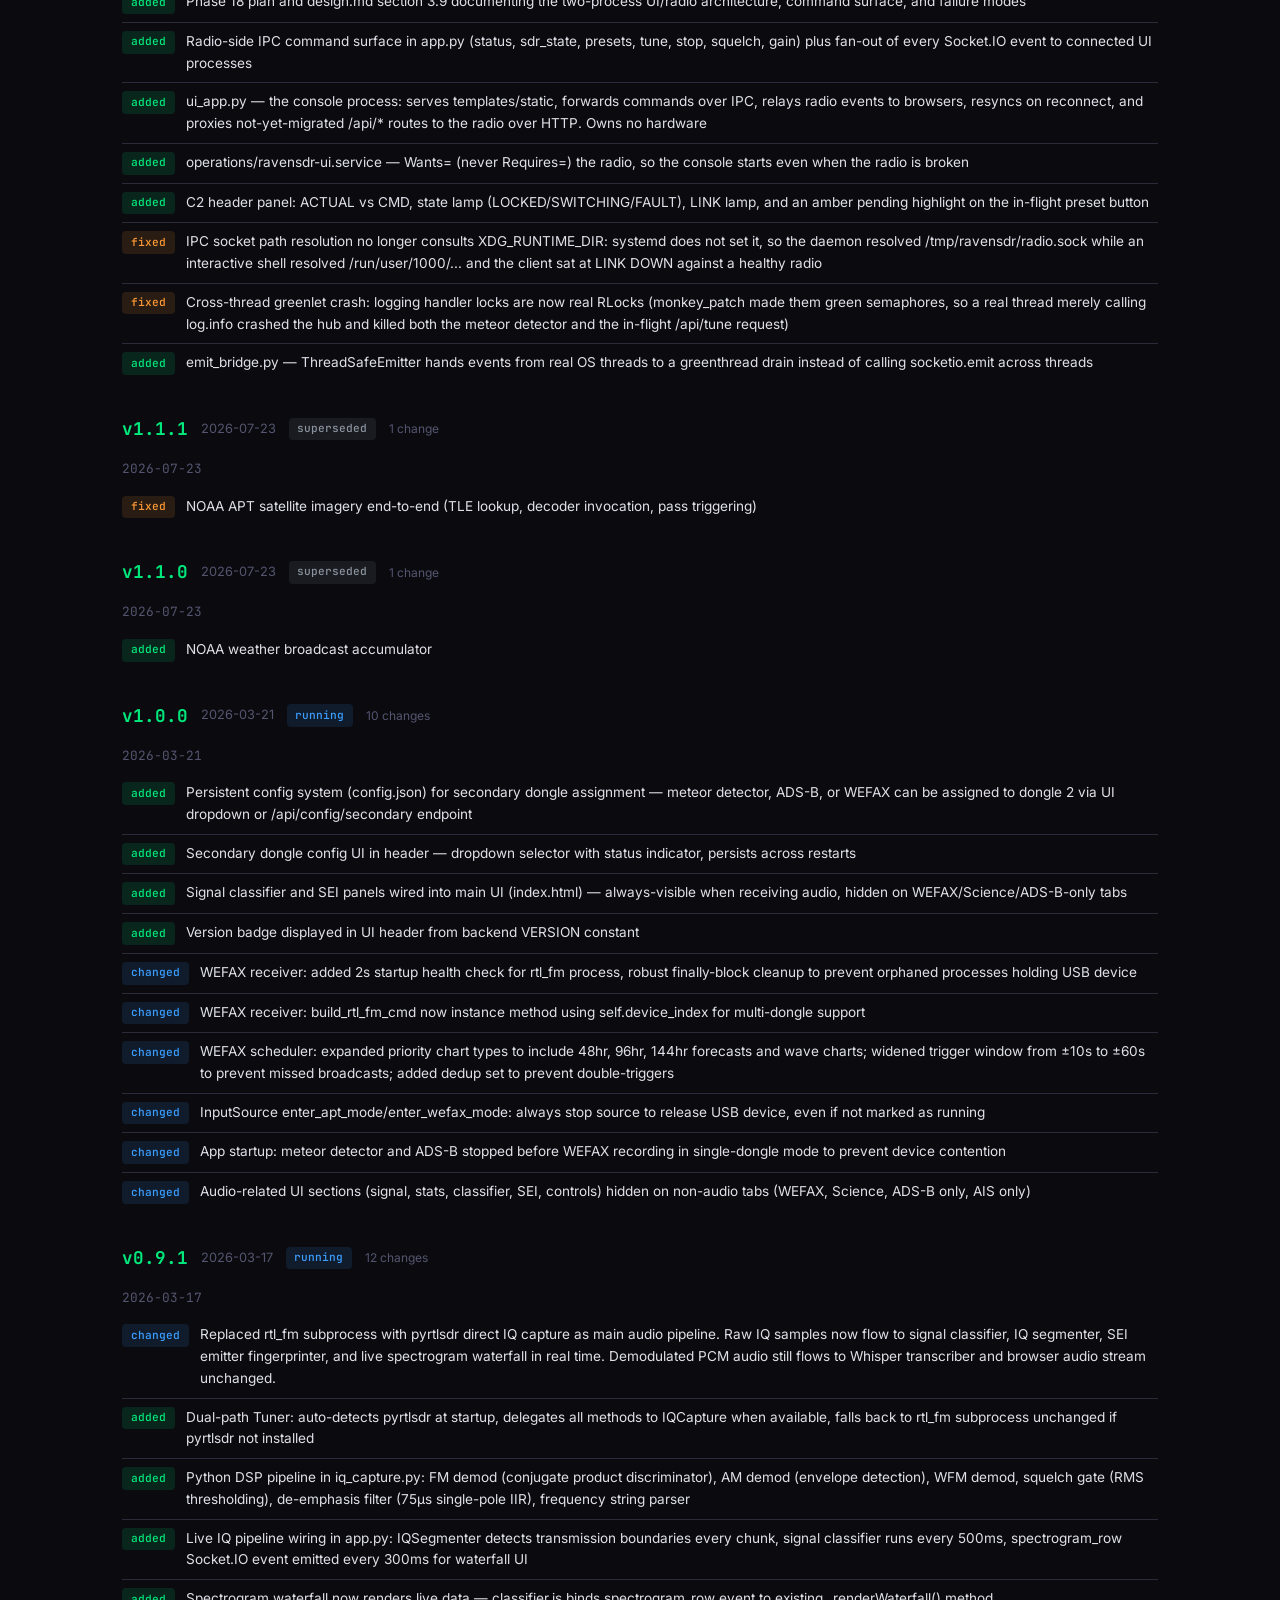
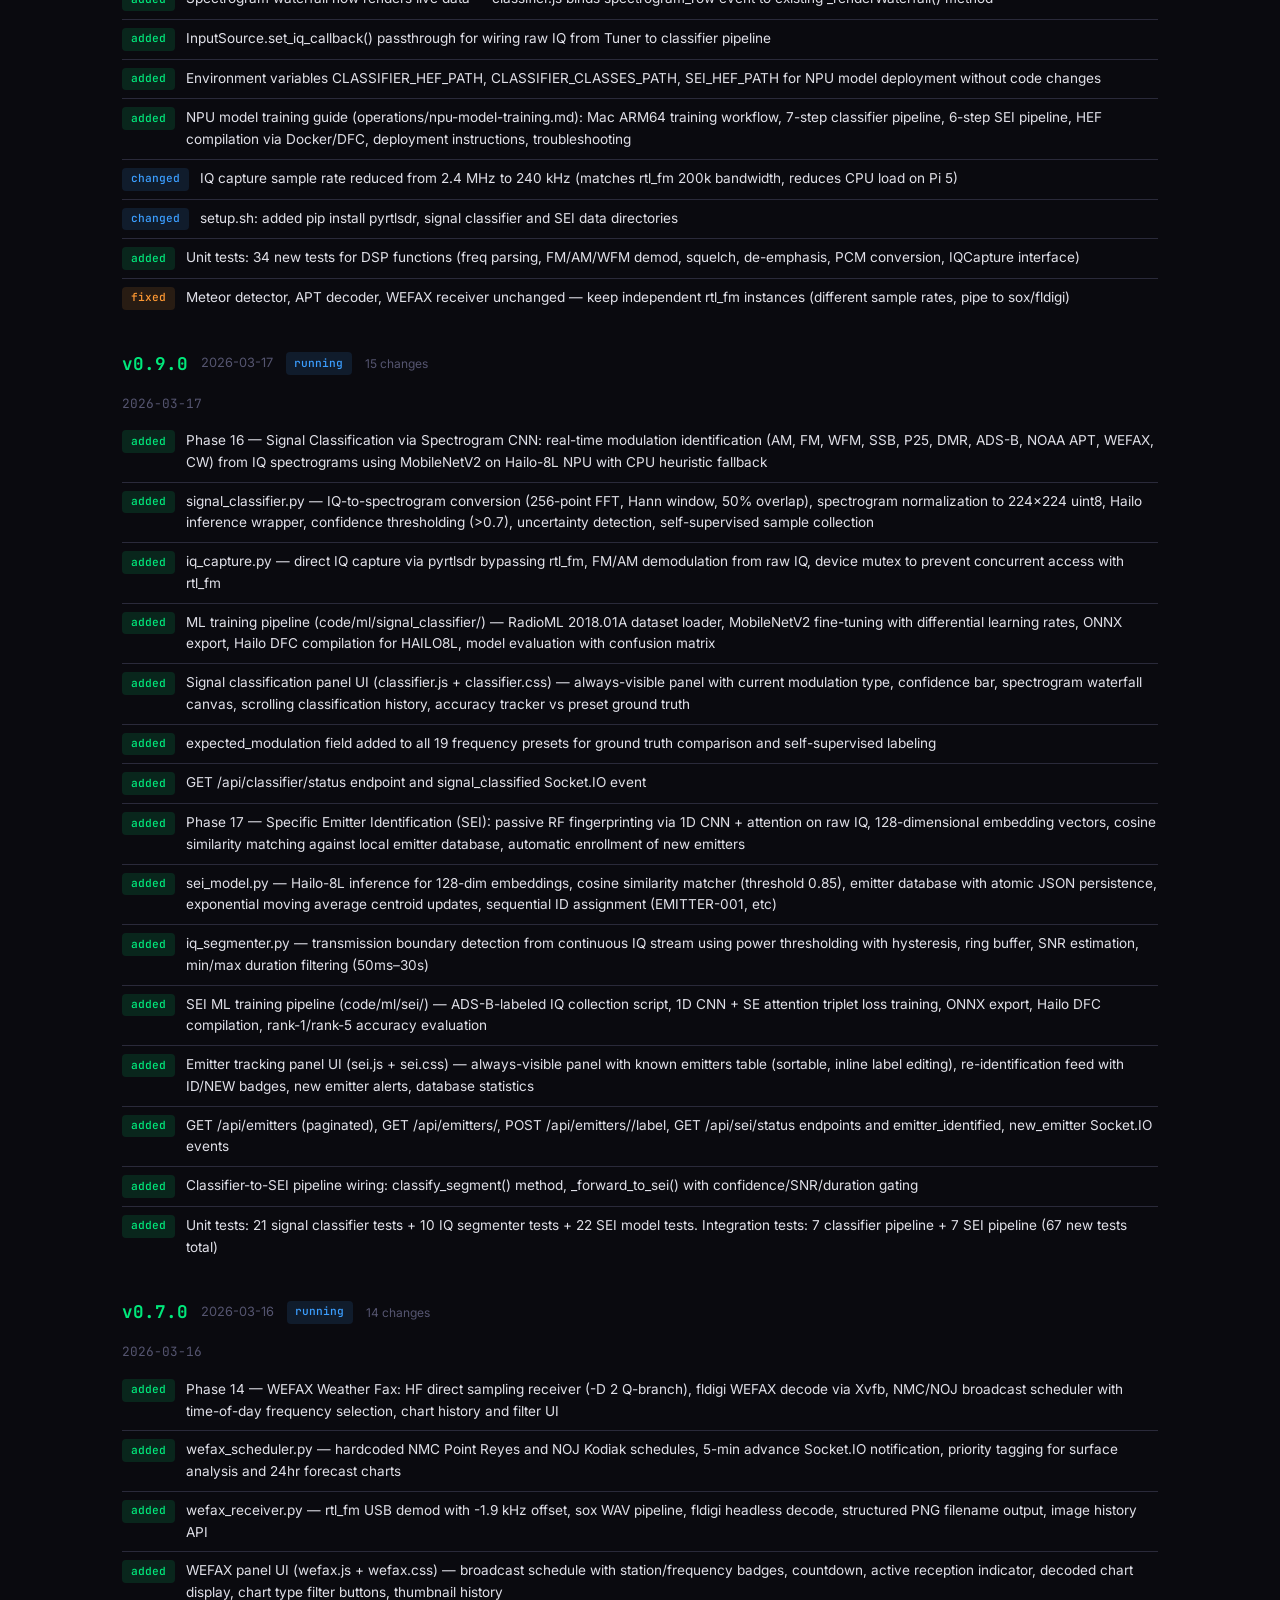
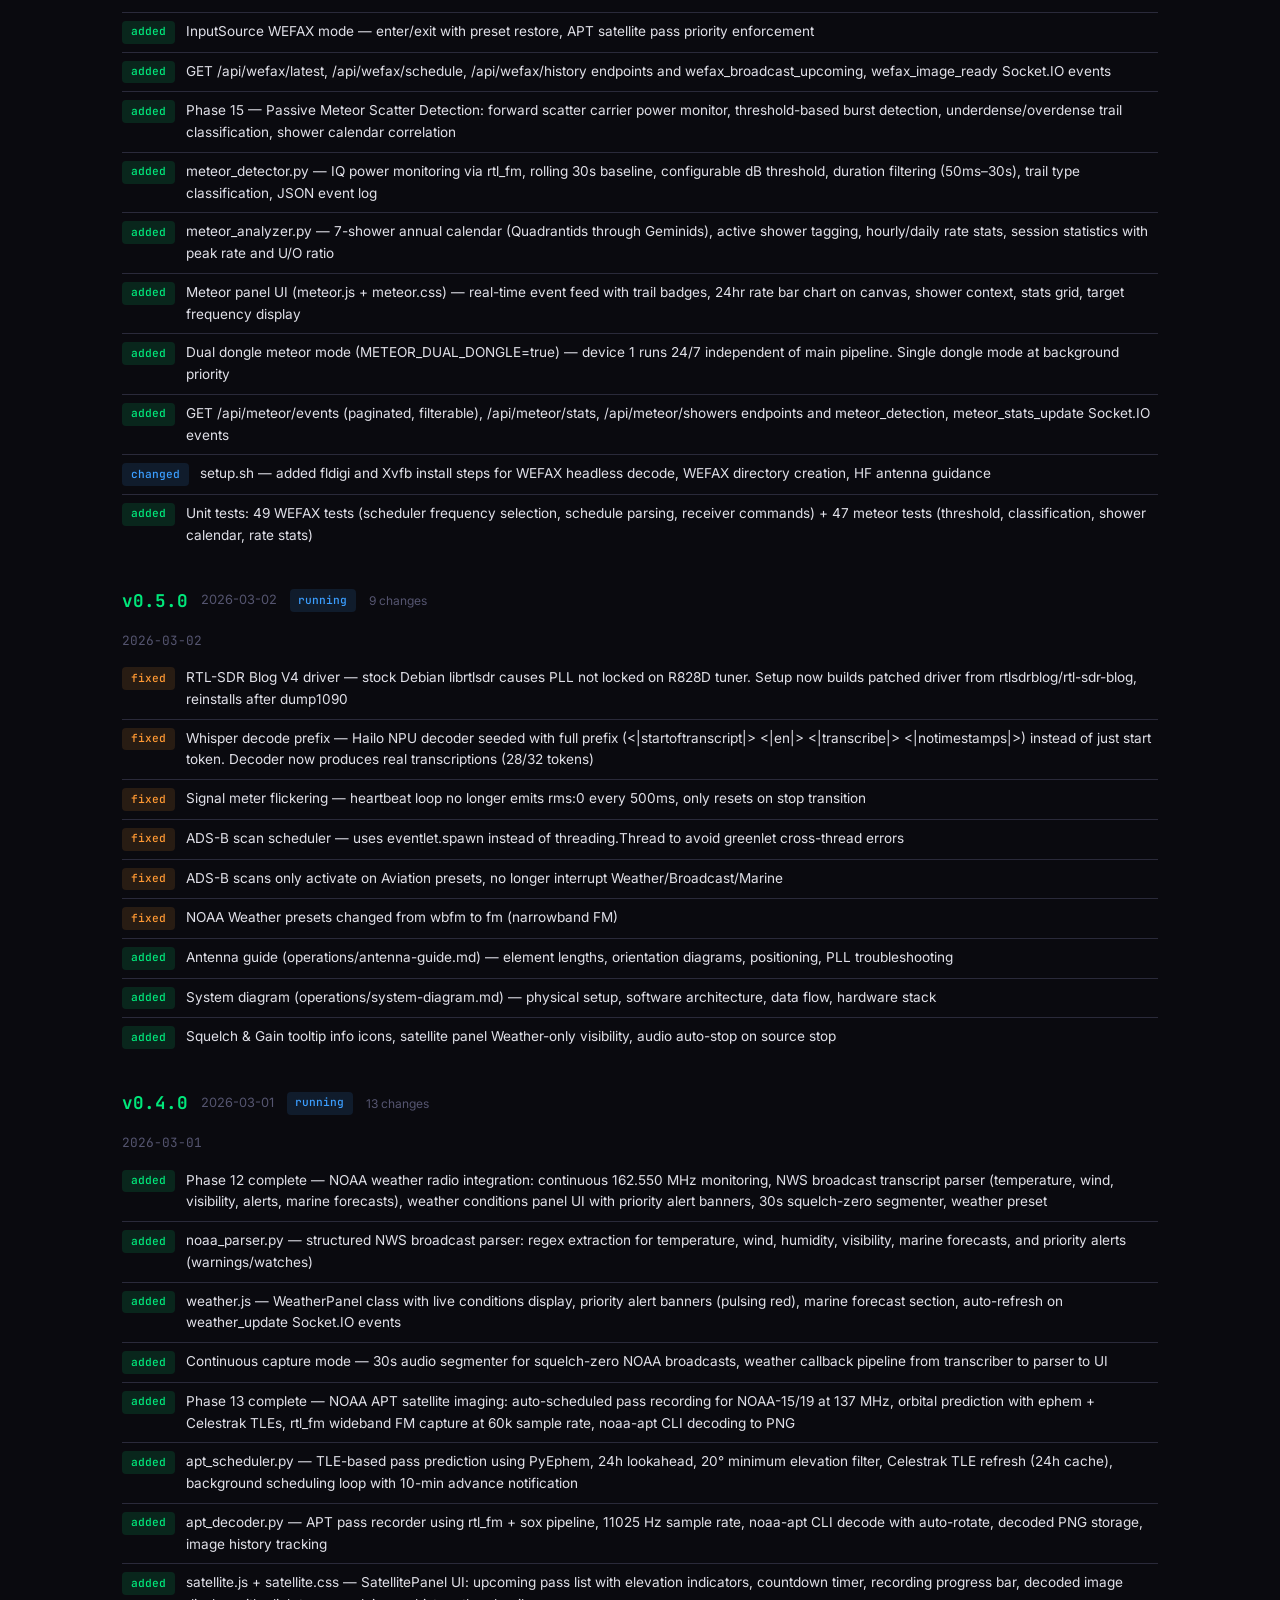
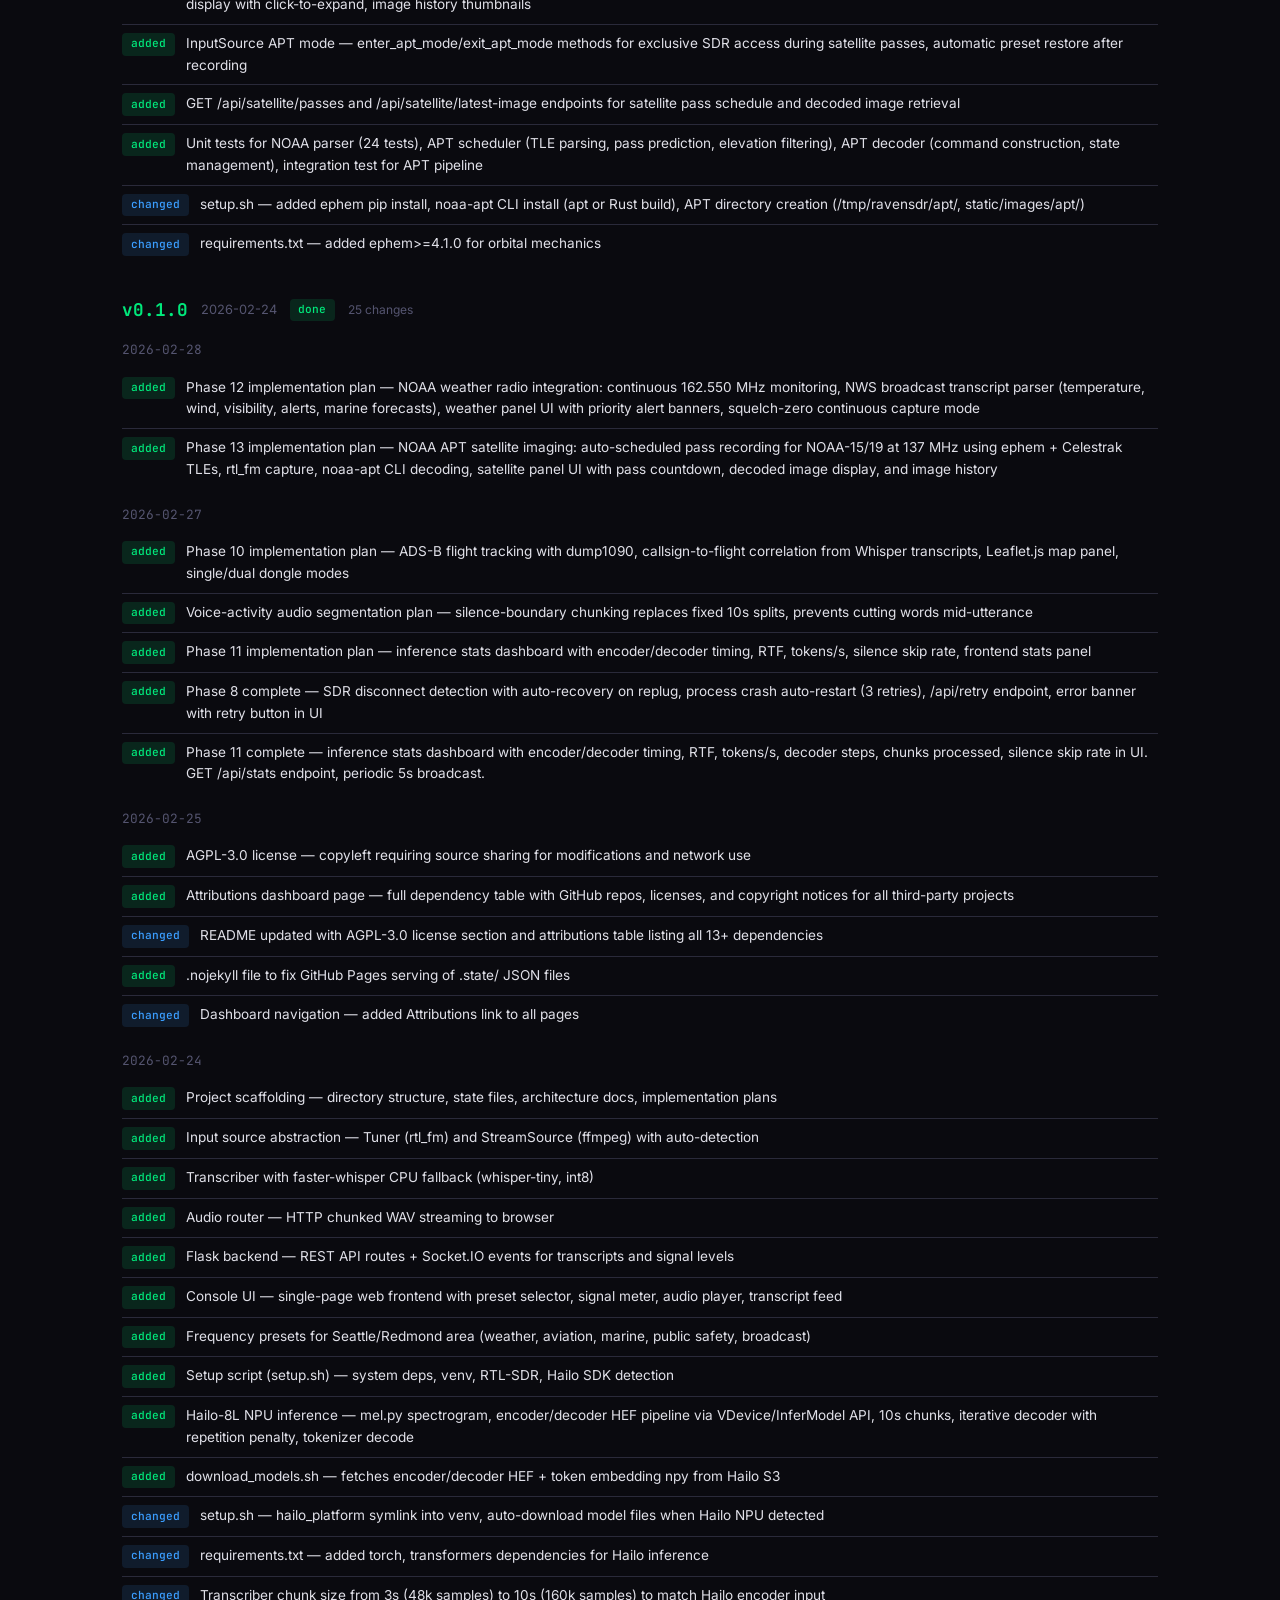
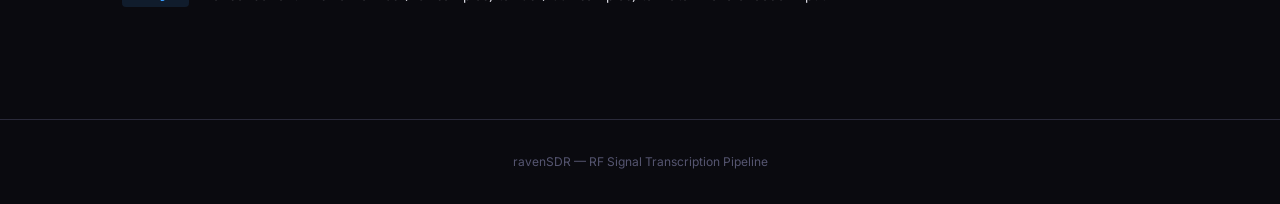
<file: dashboard/changelog.html>
<!DOCTYPE html>
<html lang="en">
<head>
    <meta charset="UTF-8">
    <meta name="viewport" content="width=device-width, initial-scale=1.0">
    <title>ravenSDR — Changelog</title>
    <link rel="preconnect" href="https://fonts.googleapis.com">
    <link href="https://fonts.googleapis.com/css2?family=Inter:wght@400;500;600;700&family=JetBrains+Mono:wght@400;500&display=swap" rel="stylesheet">
    <link rel="stylesheet" href="style.css">
</head>
<body>
    <nav class="nav">
        <div class="nav-brand">ravenSDR</div>
        <div class="nav-links">
            <a href="index.html">Overview</a>
            <a href="system.html">System</a>
            <a href="components.html">Components</a>
            <a href="architecture.html">Architecture</a>
            <a href="features.html">Features</a>
            <a href="tasks.html">Tasks</a>
            <a href="changelog.html" class="active">Changelog</a>
            <a href="attributions.html">Attributions</a>
        </div>
    </nav>

    <main class="container">
        <header class="hero">
            <h1>Changelog</h1>
            <p class="hero-sub">Version history and changes</p>
        </header>

        <section class="section">
            <div class="filters" id="type-filters"></div>
            <div id="changelog-content"></div>
        </section>
    </main>

    <footer class="footer">
        <p>ravenSDR &mdash; RF Signal Transcription Pipeline</p>
    </footer>

    <script>
        function badge(type) {
            return `<span class="badge badge-${type}">${type}</span>`;
        }

        let allVersions = [];
        let typeFilter = 'all';

        function render() {
            const container = document.getElementById('changelog-content');
            container.innerHTML = '';

            allVersions.forEach(ver => {
                const changes = typeFilter === 'all'
                    ? ver.changes
                    : ver.changes.filter(c => c.type === typeFilter);

                if (changes.length === 0) return;

                const section = document.createElement('div');
                section.style.marginBottom = '2rem';

                const header = document.createElement('div');
                header.style.cssText = 'display:flex;align-items:center;gap:0.8rem;margin-bottom:1rem';
                header.innerHTML = `
                    <span style="font-family:var(--font-mono);font-size:1.1rem;font-weight:700;color:var(--accent-green)">v${ver.version}</span>
                    <span style="font-size:0.8rem;color:var(--text-muted)">${ver.date}</span>
                    ${ver.status ? `<span class="badge badge-${ver.status === 'running' ? 'in-progress' : ver.status}">${ver.status}</span>` : ''}
                    <span style="font-size:0.75rem;color:var(--text-muted)">${changes.length} change${changes.length !== 1 ? 's' : ''}</span>
                `;
                section.appendChild(header);

                // Group by date
                const byDate = {};
                changes.forEach(c => {
                    const d = c.date || ver.date;
                    if (!byDate[d]) byDate[d] = [];
                    byDate[d].push(c);
                });

                Object.entries(byDate).sort(([a], [b]) => b.localeCompare(a)).forEach(([date, items]) => {
                    const dateBlock = document.createElement('div');
                    dateBlock.style.marginBottom = '1rem';

                    const dateHeader = document.createElement('div');
                    dateHeader.style.cssText = 'font-size:0.8rem;color:var(--text-muted);margin-bottom:0.5rem;font-family:var(--font-mono)';
                    dateHeader.textContent = date;
                    dateBlock.appendChild(dateHeader);

                    items.forEach(change => {
                        const item = document.createElement('div');
                        item.className = 'changelog-item';
                        item.innerHTML = `${badge(change.type)}<span>${change.description}</span>`;
                        dateBlock.appendChild(item);
                    });

                    section.appendChild(dateBlock);
                });

                container.appendChild(section);
            });
        }

        async function load() {
            try {
                const data = await fetch('../.state/changelog.json').then(r => r.json());
                allVersions = data.versions;

                // Collect all change types
                const types = new Set();
                allVersions.forEach(v => v.changes.forEach(c => types.add(c.type)));
                const allTypes = ['all', ...types];

                const filters = document.getElementById('type-filters');
                allTypes.forEach(t => {
                    const btn = document.createElement('button');
                    btn.className = `filter-btn${t === 'all' ? ' active' : ''}`;
                    btn.textContent = t;
                    btn.addEventListener('click', () => {
                        typeFilter = t;
                        document.querySelectorAll('.filter-btn').forEach(b => b.classList.remove('active'));
                        btn.classList.add('active');
                        render();
                    });
                    filters.appendChild(btn);
                });

                render();
            } catch (e) {
                console.error('Failed to load changelog:', e);
            }
        }
        load();
    </script>
</body>
</html>
</file>
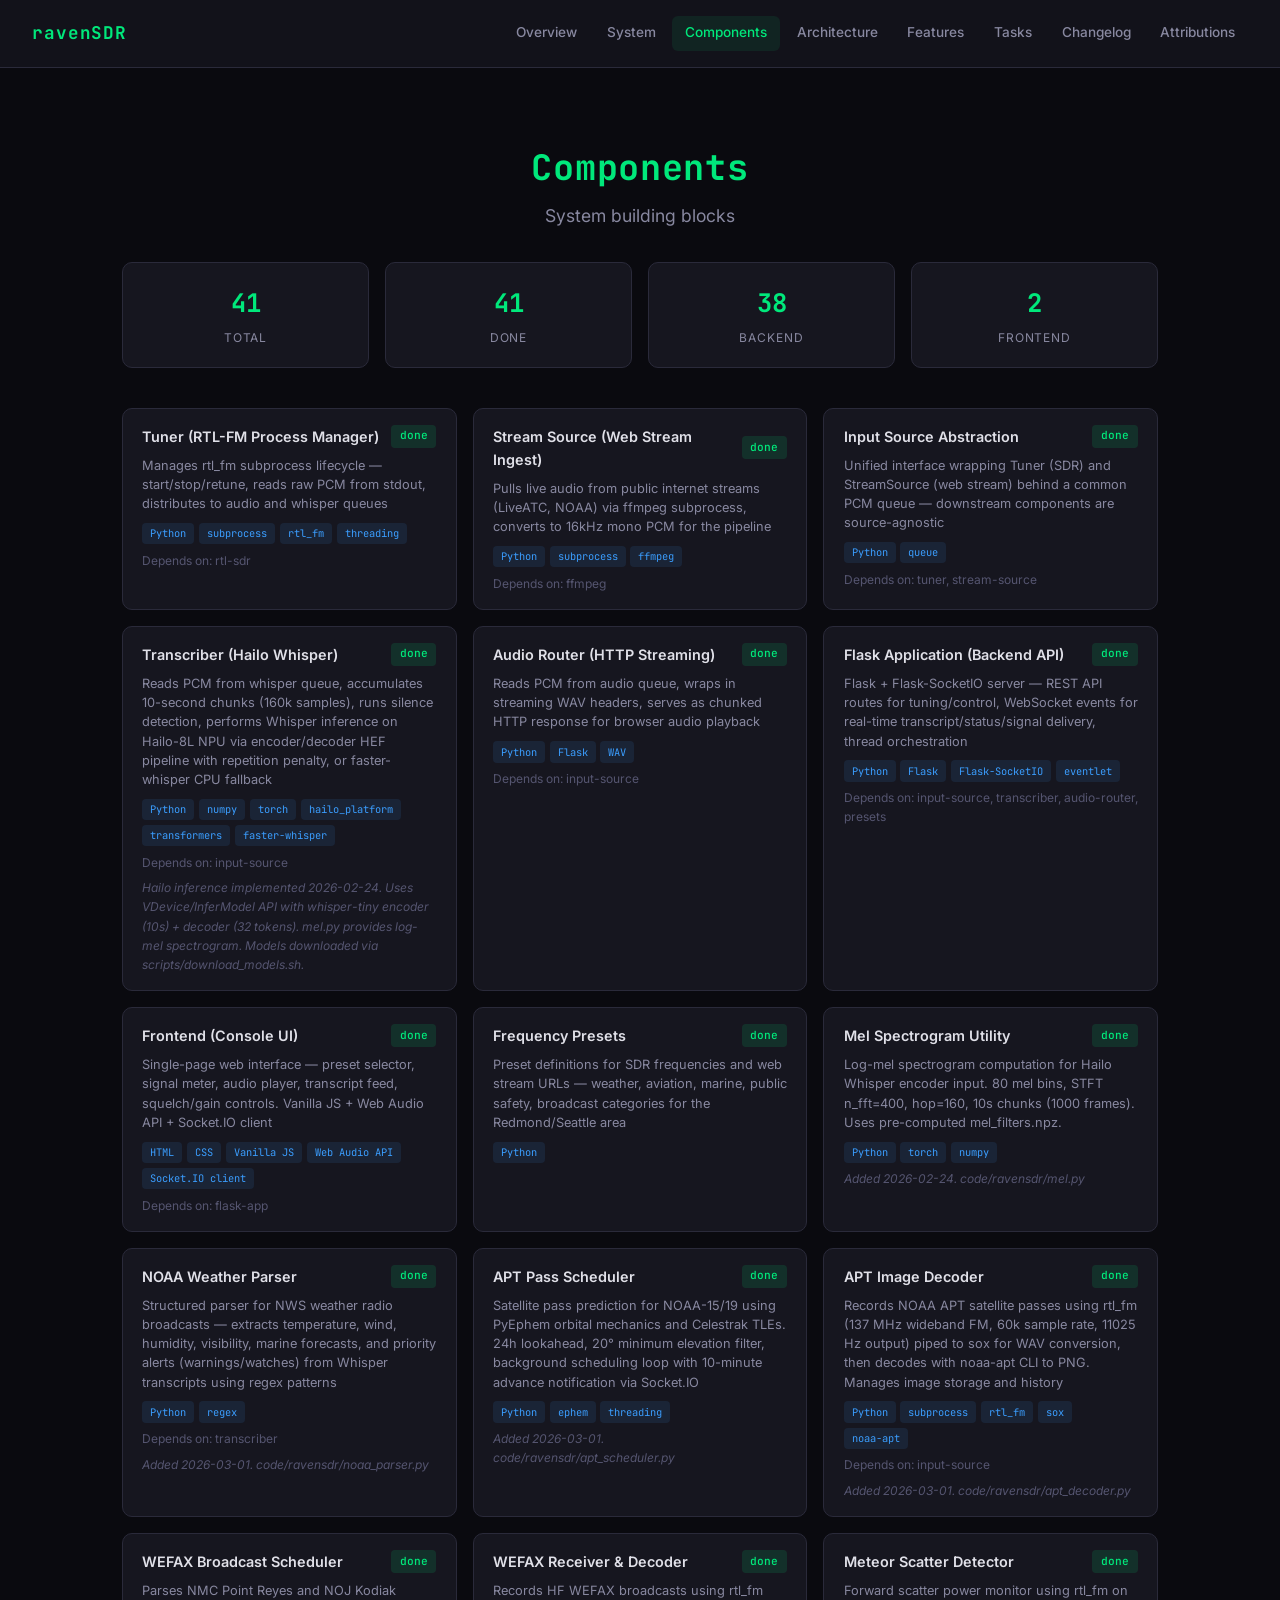
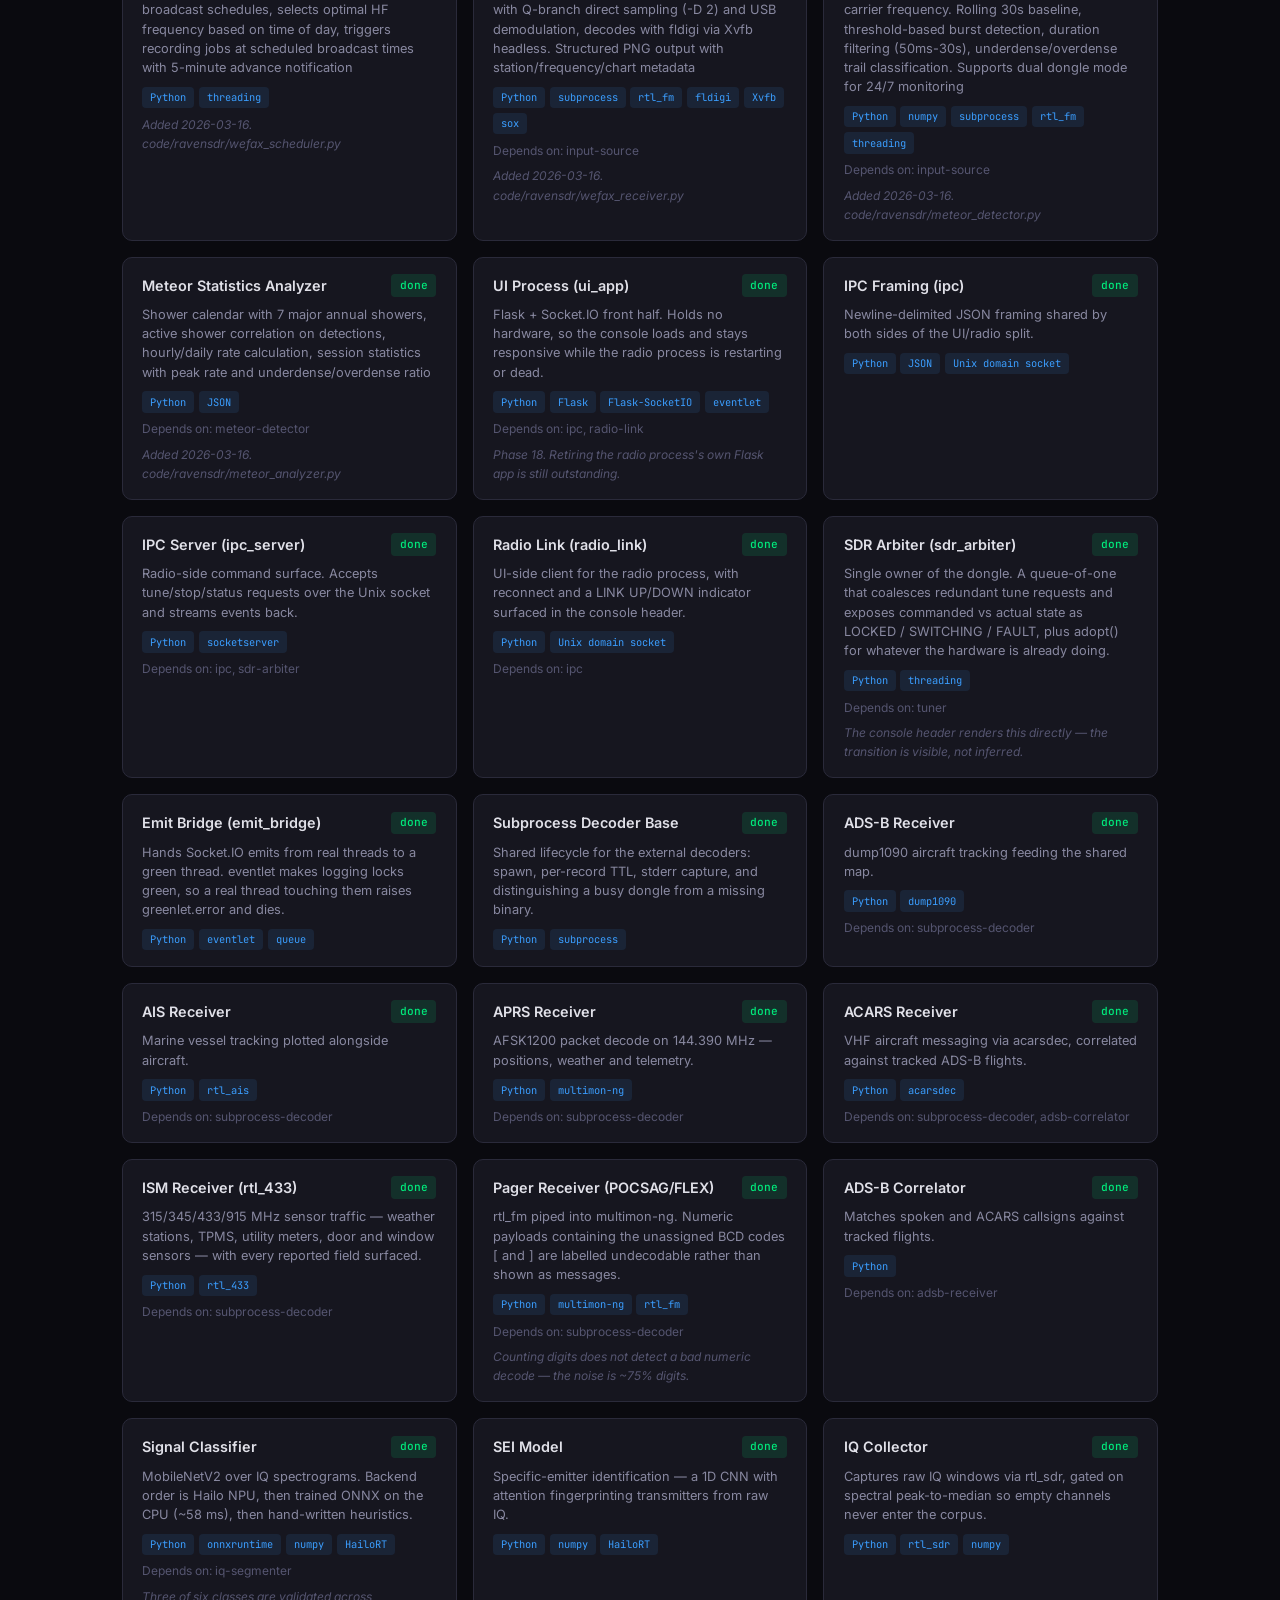
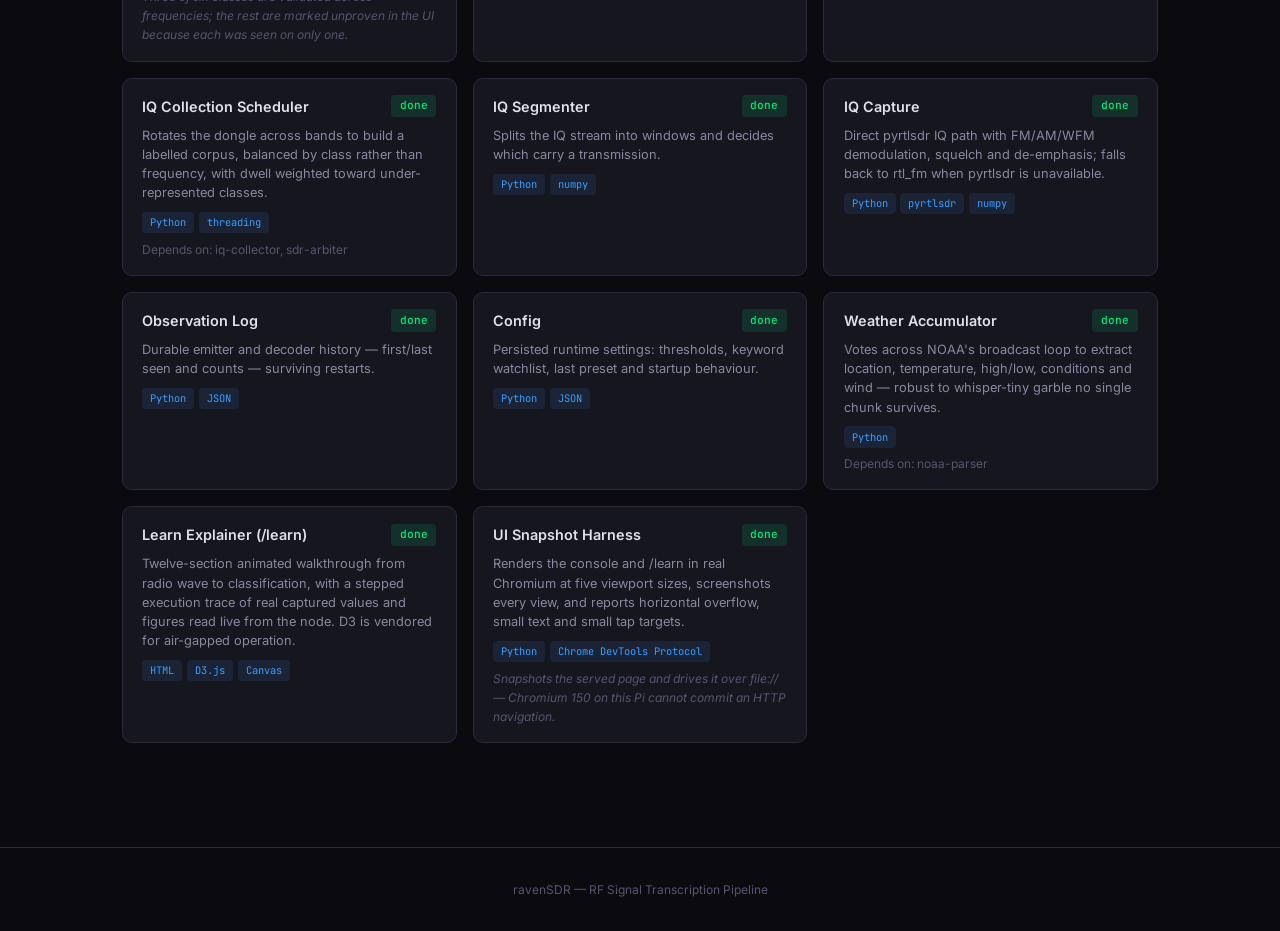
<file: dashboard/components.html>
<!DOCTYPE html>
<html lang="en">
<head>
    <meta charset="UTF-8">
    <meta name="viewport" content="width=device-width, initial-scale=1.0">
    <title>ravenSDR — Components</title>
    <link rel="preconnect" href="https://fonts.googleapis.com">
    <link href="https://fonts.googleapis.com/css2?family=Inter:wght@400;500;600;700&family=JetBrains+Mono:wght@400;500&display=swap" rel="stylesheet">
    <link rel="stylesheet" href="style.css">
</head>
<body>
    <nav class="nav">
        <div class="nav-brand">ravenSDR</div>
        <div class="nav-links">
            <a href="index.html">Overview</a>
            <a href="system.html">System</a>
            <a href="components.html" class="active">Components</a>
            <a href="architecture.html">Architecture</a>
            <a href="features.html">Features</a>
            <a href="tasks.html">Tasks</a>
            <a href="changelog.html">Changelog</a>
            <a href="attributions.html">Attributions</a>
        </div>
    </nav>

    <main class="container">
        <header class="hero">
            <h1>Components</h1>
            <p class="hero-sub">System building blocks</p>
        </header>

        <section class="section">
            <div class="stats" id="stats">
                <div class="stat-card">
                    <div class="stat-value" id="stat-total">--</div>
                    <div class="stat-label">Total</div>
                </div>
                <div class="stat-card">
                    <div class="stat-value" id="stat-done">--</div>
                    <div class="stat-label">Done</div>
                </div>
                <div class="stat-card">
                    <div class="stat-value" id="stat-backend">--</div>
                    <div class="stat-label">Backend</div>
                </div>
                <div class="stat-card">
                    <div class="stat-value" id="stat-frontend">--</div>
                    <div class="stat-label">Frontend</div>
                </div>
            </div>
        </section>

        <section class="section">
            <div class="card-grid" id="components-grid"></div>
        </section>
    </main>

    <footer class="footer">
        <p>ravenSDR &mdash; RF Signal Transcription Pipeline</p>
    </footer>

    <script>
        function badge(status) {
            const cls = status.replace(/\s+/g, '-').toLowerCase();
            return `<span class="badge badge-${cls}">${status}</span>`;
        }

        async function load() {
            try {
                const data = await fetch('../.state/components.json').then(r => r.json());
                const comps = data.components;

                document.getElementById('stat-total').textContent = comps.length;
                document.getElementById('stat-done').textContent = comps.filter(c => c.status === 'done').length;
                document.getElementById('stat-backend').textContent = comps.filter(c => c.type === 'backend').length;
                document.getElementById('stat-frontend').textContent = comps.filter(c => c.type === 'frontend').length;

                const grid = document.getElementById('components-grid');
                comps.forEach(c => {
                    const card = document.createElement('div');
                    card.className = 'card';
                    const deps = c.dependencies.length > 0
                        ? `<div class="card-deps" style="margin-top:0.4rem;font-size:0.75rem;color:var(--text-muted)">Depends on: ${c.dependencies.join(', ')}</div>`
                        : '';
                    const notes = c.notes
                        ? `<div style="margin-top:0.4rem;font-size:0.75rem;color:var(--text-muted);font-style:italic">${c.notes}</div>`
                        : '';
                    card.innerHTML = `
                        <div class="card-header">
                            <span class="card-title">${c.name}</span>
                            ${badge(c.status)}
                        </div>
                        <p class="card-desc">${c.description}</p>
                        <div class="card-tech">${c.technology.map(t => `<span class="tech-tag">${t}</span>`).join('')}</div>
                        ${deps}${notes}
                    `;
                    grid.appendChild(card);
                });
            } catch (e) {
                console.error('Failed to load components:', e);
            }
        }
        load();
    </script>
</body>
</html>
</file>
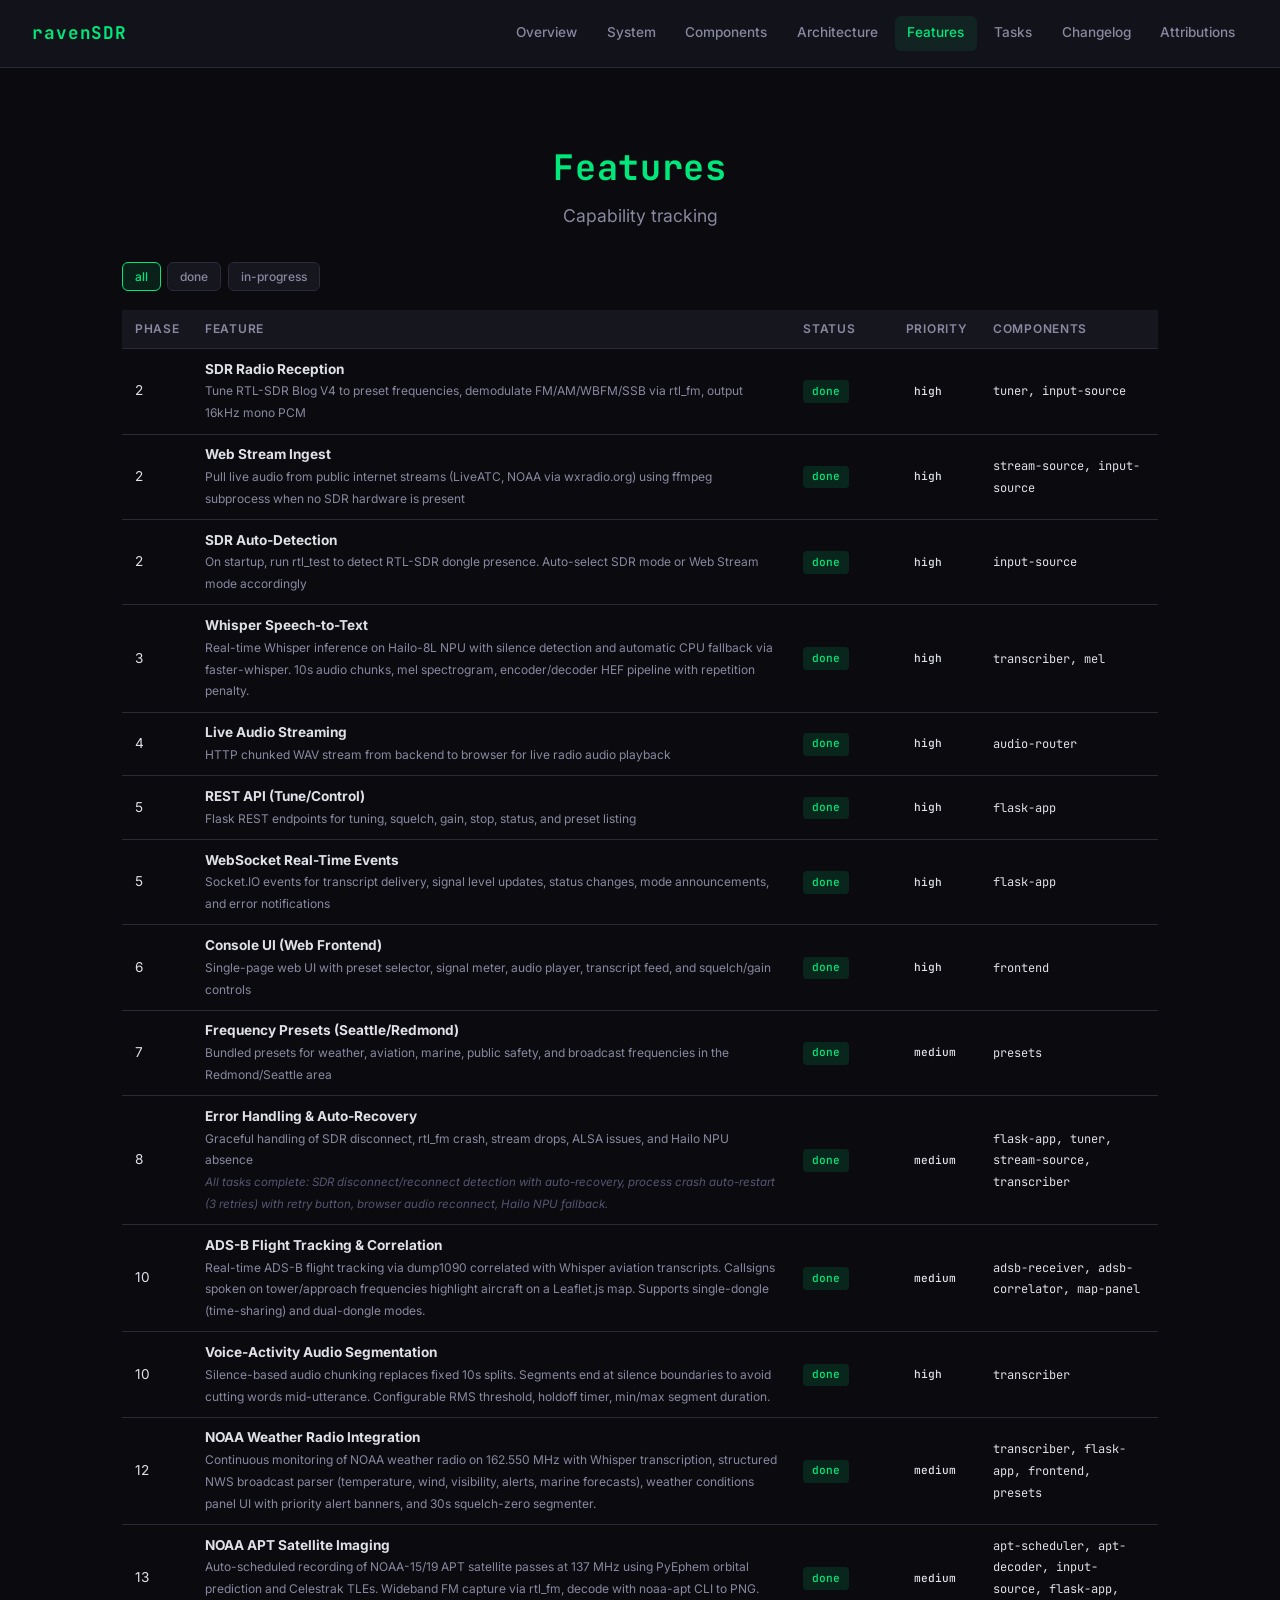
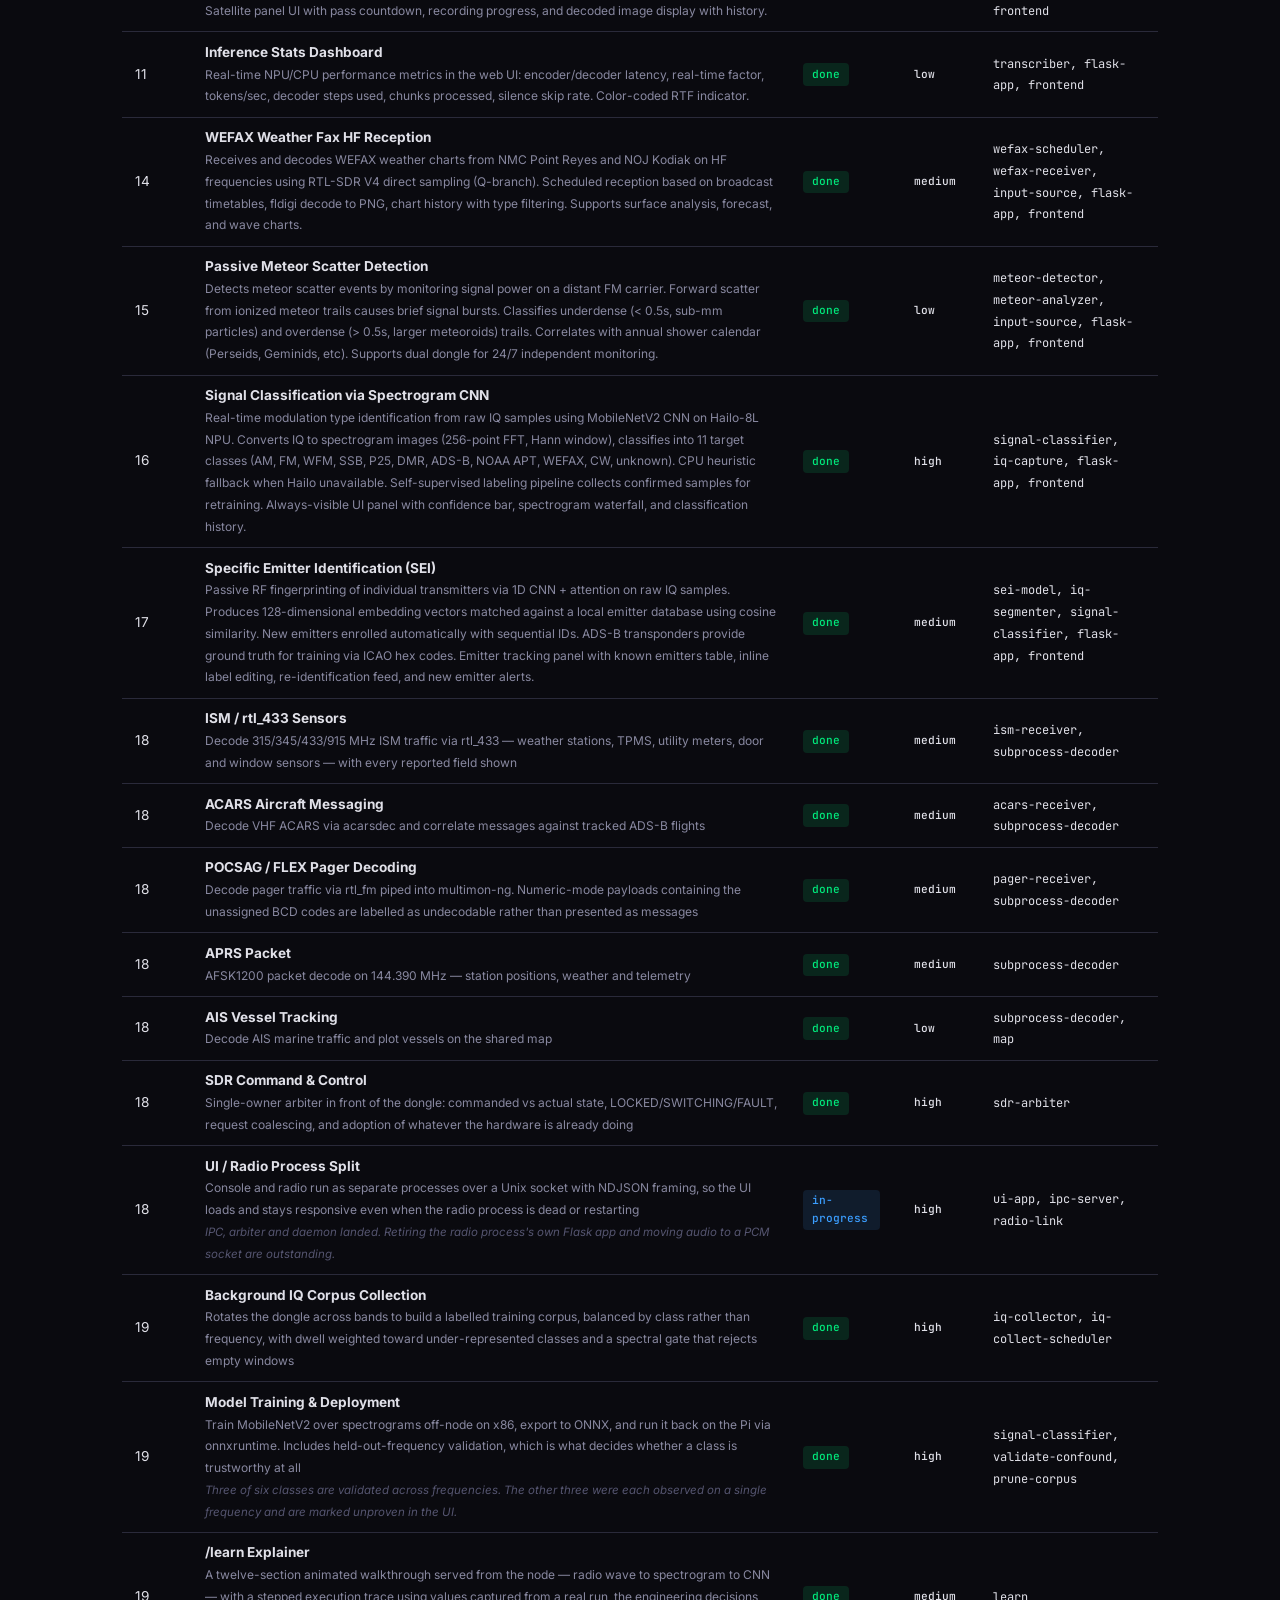
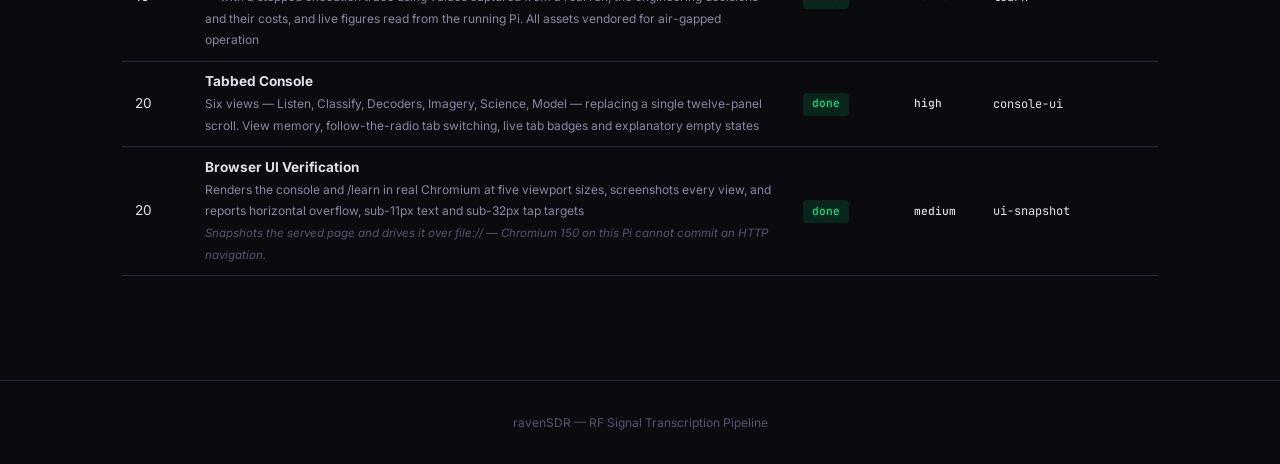
<file: dashboard/features.html>
<!DOCTYPE html>
<html lang="en">
<head>
    <meta charset="UTF-8">
    <meta name="viewport" content="width=device-width, initial-scale=1.0">
    <title>ravenSDR — Features</title>
    <link rel="preconnect" href="https://fonts.googleapis.com">
    <link href="https://fonts.googleapis.com/css2?family=Inter:wght@400;500;600;700&family=JetBrains+Mono:wght@400;500&display=swap" rel="stylesheet">
    <link rel="stylesheet" href="style.css">
</head>
<body>
    <nav class="nav">
        <div class="nav-brand">ravenSDR</div>
        <div class="nav-links">
            <a href="index.html">Overview</a>
            <a href="system.html">System</a>
            <a href="components.html">Components</a>
            <a href="architecture.html">Architecture</a>
            <a href="features.html" class="active">Features</a>
            <a href="tasks.html">Tasks</a>
            <a href="changelog.html">Changelog</a>
            <a href="attributions.html">Attributions</a>
        </div>
    </nav>

    <main class="container">
        <header class="hero">
            <h1>Features</h1>
            <p class="hero-sub">Capability tracking</p>
        </header>

        <section class="section">
            <div class="filters" id="filters"></div>
            <div class="table-wrap">
                <table id="features-table">
                    <thead>
                        <tr>
                            <th>Phase</th>
                            <th>Feature</th>
                            <th>Status</th>
                            <th>Priority</th>
                            <th>Components</th>
                        </tr>
                    </thead>
                    <tbody></tbody>
                </table>
            </div>
        </section>
    </main>

    <footer class="footer">
        <p>ravenSDR &mdash; RF Signal Transcription Pipeline</p>
    </footer>

    <script>
        function badge(status) {
            const cls = status.replace(/\s+/g, '-').toLowerCase();
            return `<span class="badge badge-${cls}">${status}</span>`;
        }

        let allFeatures = [];
        let activeFilter = 'all';

        function render() {
            const tbody = document.querySelector('#features-table tbody');
            tbody.innerHTML = '';
            const filtered = activeFilter === 'all'
                ? allFeatures
                : allFeatures.filter(f => f.status === activeFilter);

            filtered.forEach(f => {
                const tr = document.createElement('tr');
                tr.innerHTML = `
                    <td>${f.phase}</td>
                    <td><strong>${f.name}</strong><br><span style="font-size:0.75rem;color:var(--text-secondary)">${f.description}</span>${
                        f.notes ? `<br><span style="font-size:0.72rem;color:var(--text-muted);font-style:italic">${f.notes}</span>` : ''}</td>
                    <td>${badge(f.status)}</td>
                    <td>${badge(f.priority)}</td>
                    <td><span style="font-family:var(--font-mono);font-size:0.75rem">${f.components.join(', ')}</span></td>
                `;
                tbody.appendChild(tr);
            });
        }

        async function load() {
            try {
                const data = await fetch('../.state/features.json').then(r => r.json());
                allFeatures = data.features;

                // Build filter buttons
                const statuses = ['all', ...new Set(allFeatures.map(f => f.status))];
                const filters = document.getElementById('filters');
                statuses.forEach(s => {
                    const btn = document.createElement('button');
                    btn.className = `filter-btn${s === 'all' ? ' active' : ''}`;
                    btn.textContent = s;
                    btn.addEventListener('click', () => {
                        activeFilter = s;
                        document.querySelectorAll('.filter-btn').forEach(b => b.classList.remove('active'));
                        btn.classList.add('active');
                        render();
                    });
                    filters.appendChild(btn);
                });

                render();
            } catch (e) {
                console.error('Failed to load features:', e);
            }
        }
        load();
    </script>
</body>
</html>
</file>
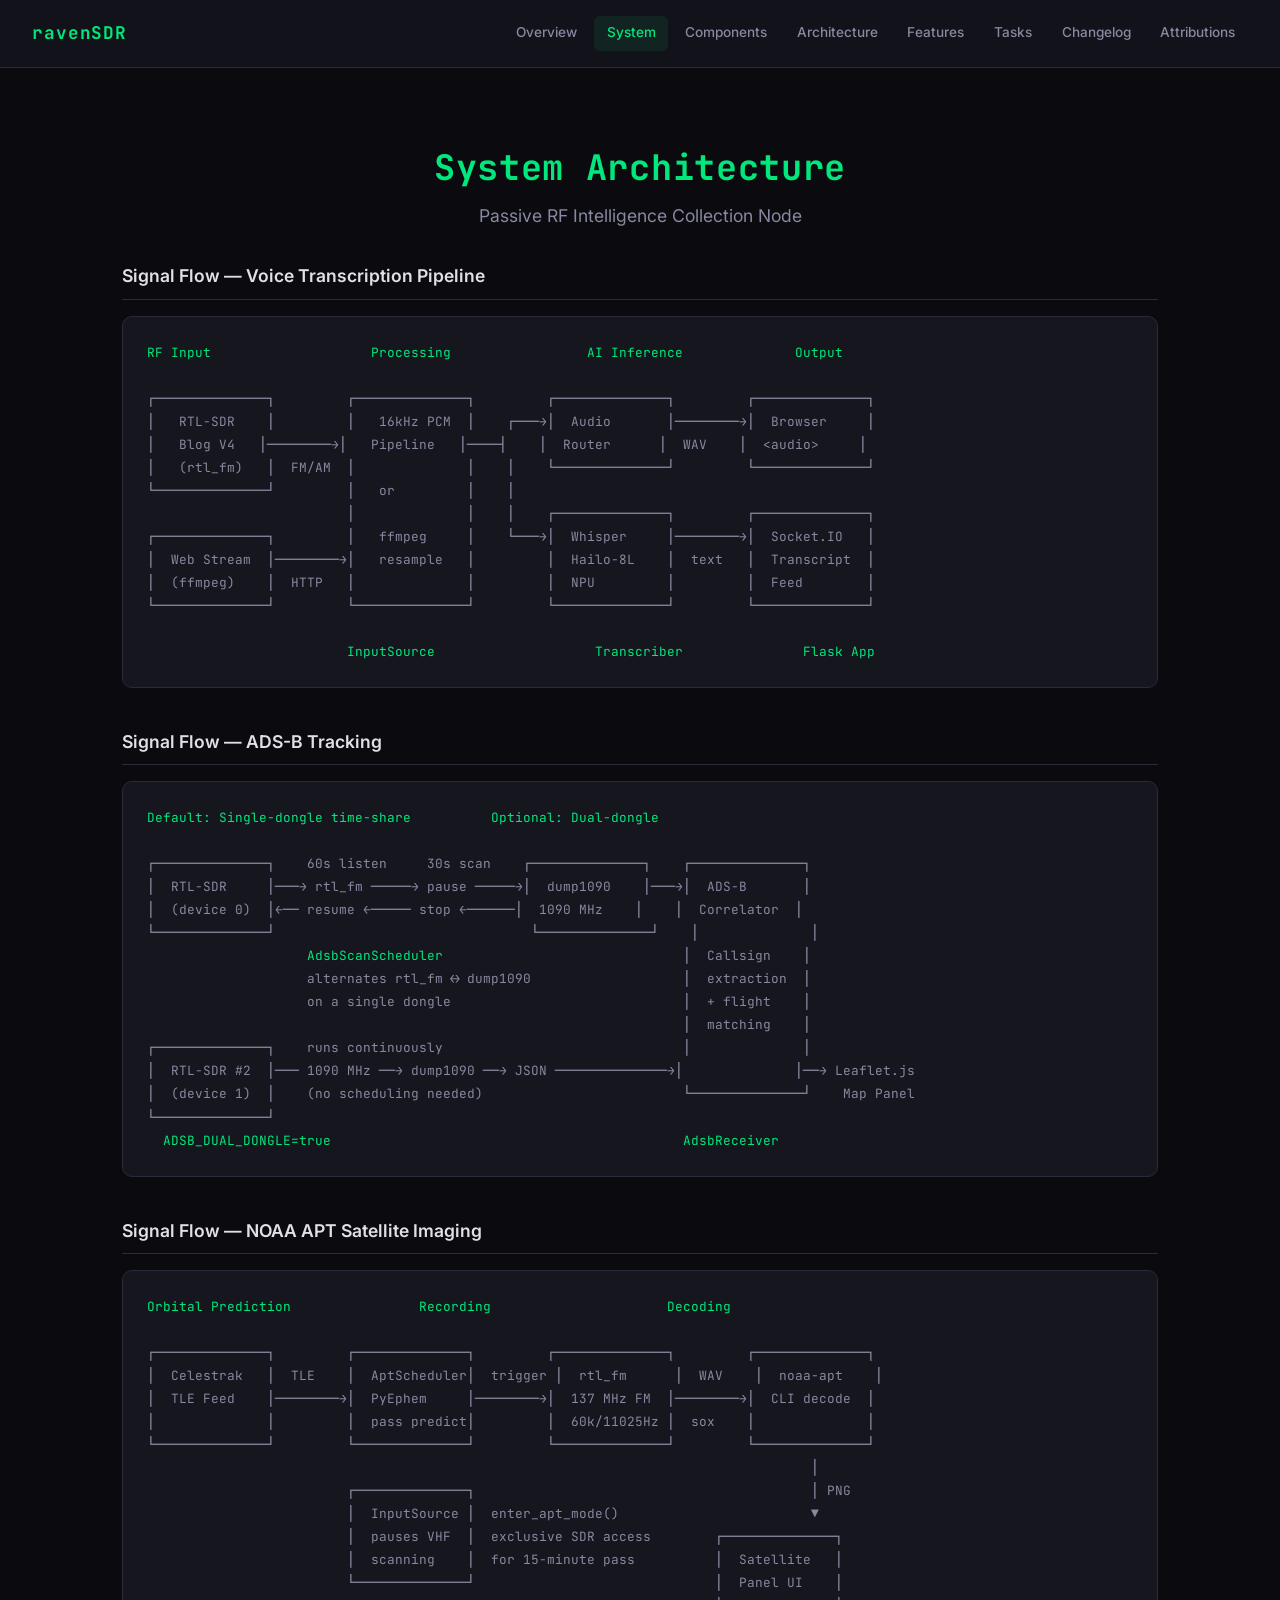
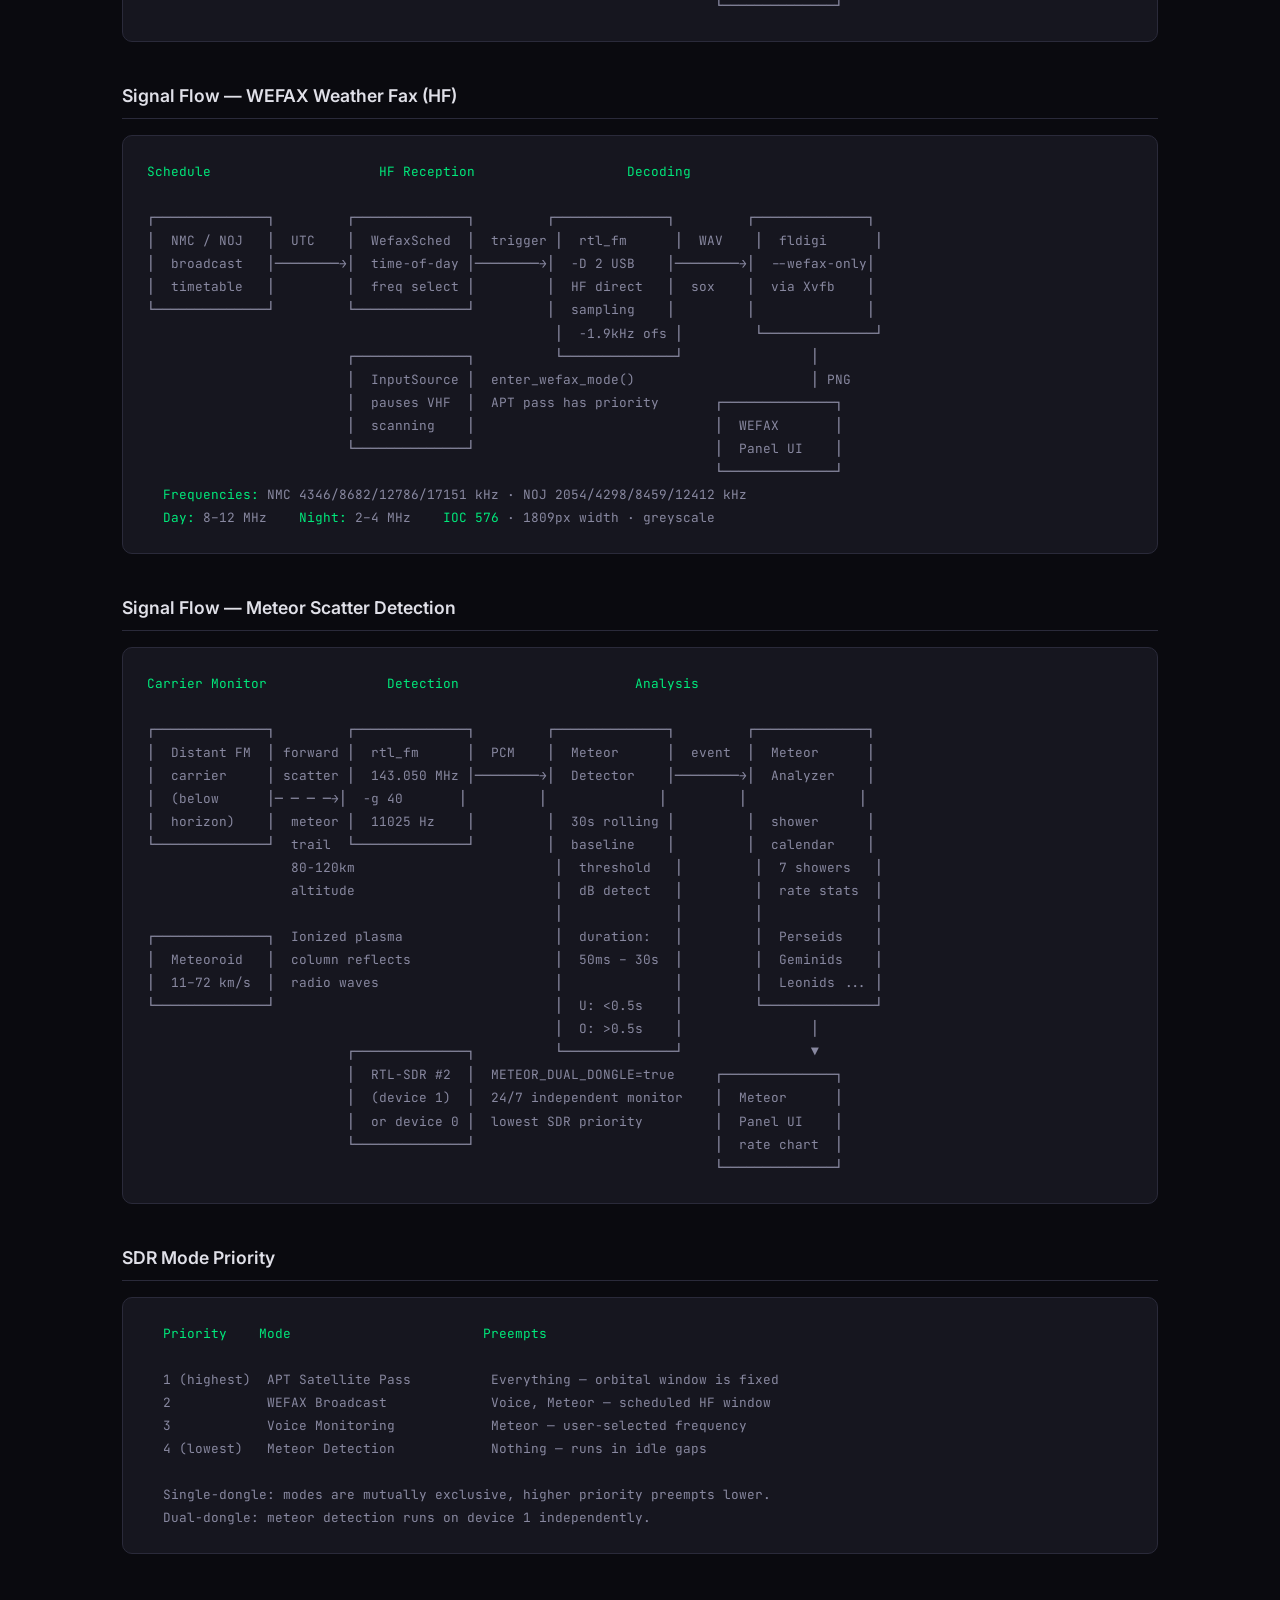
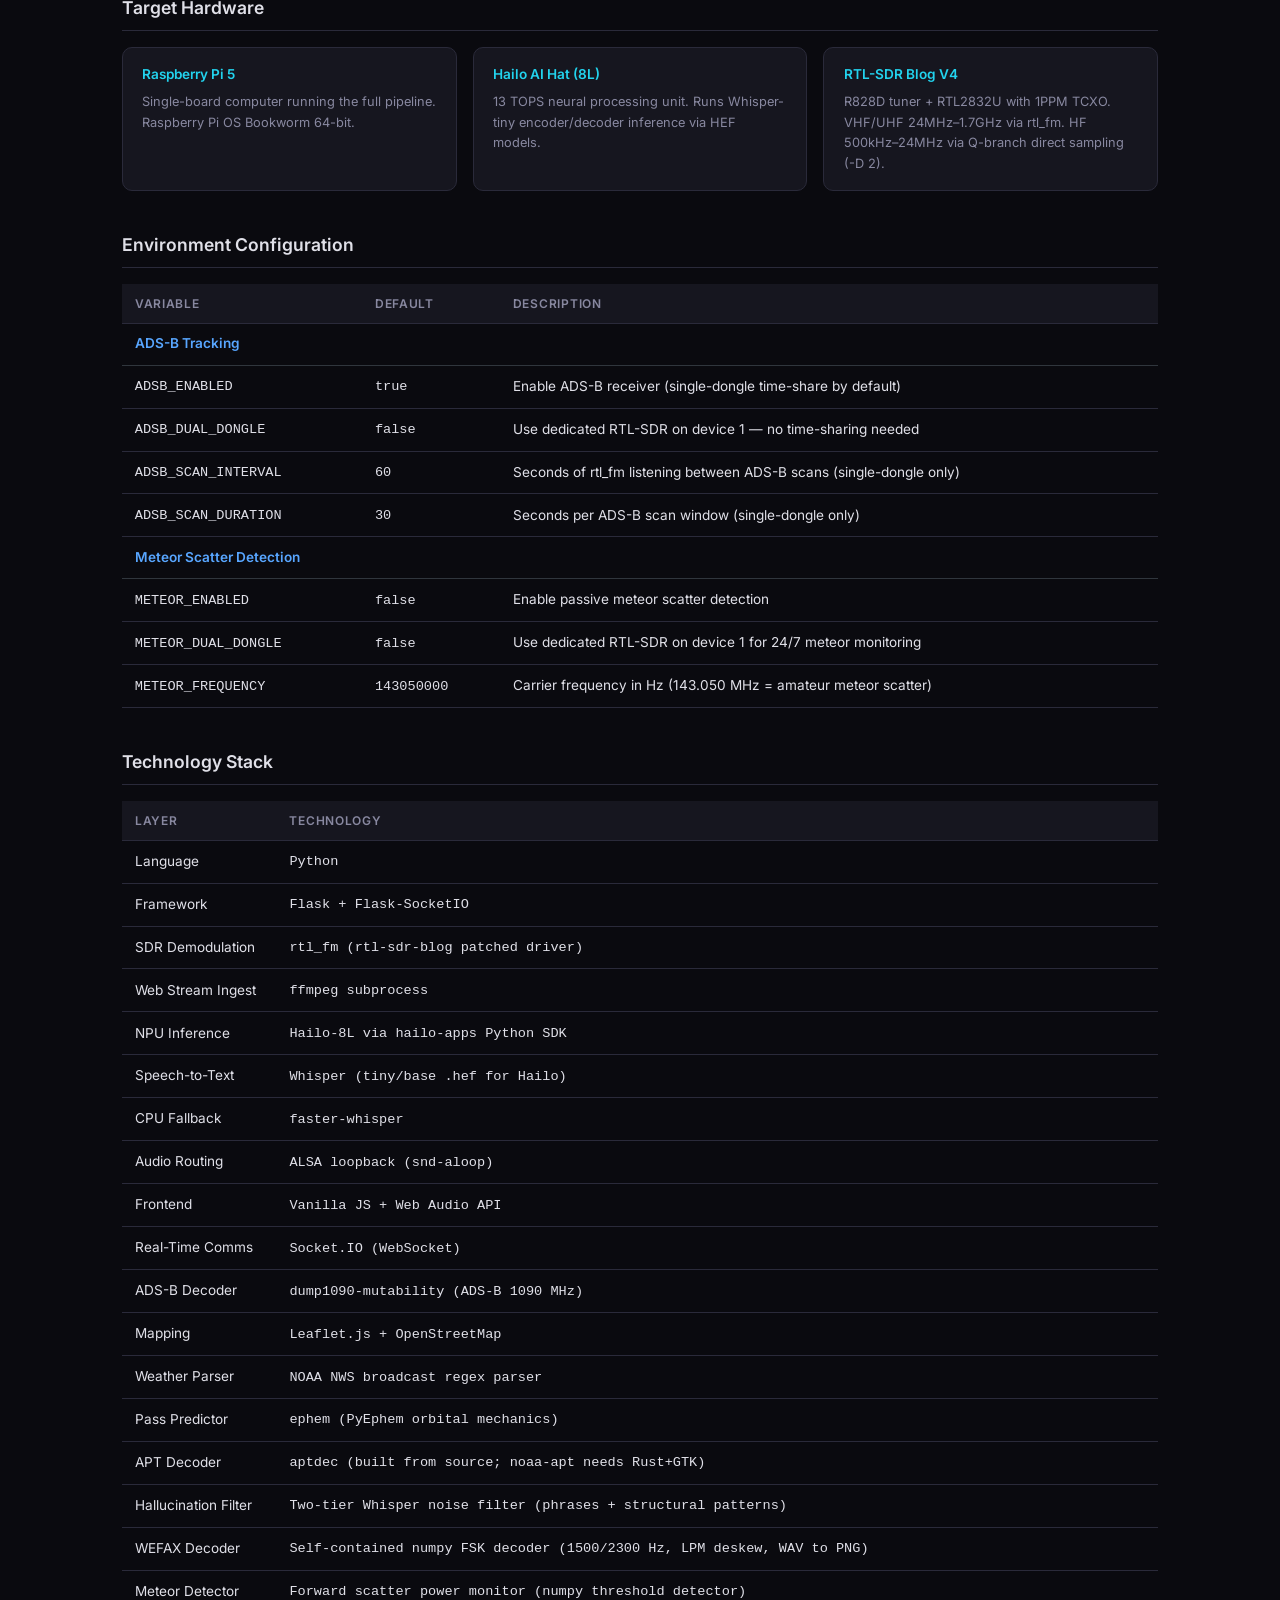
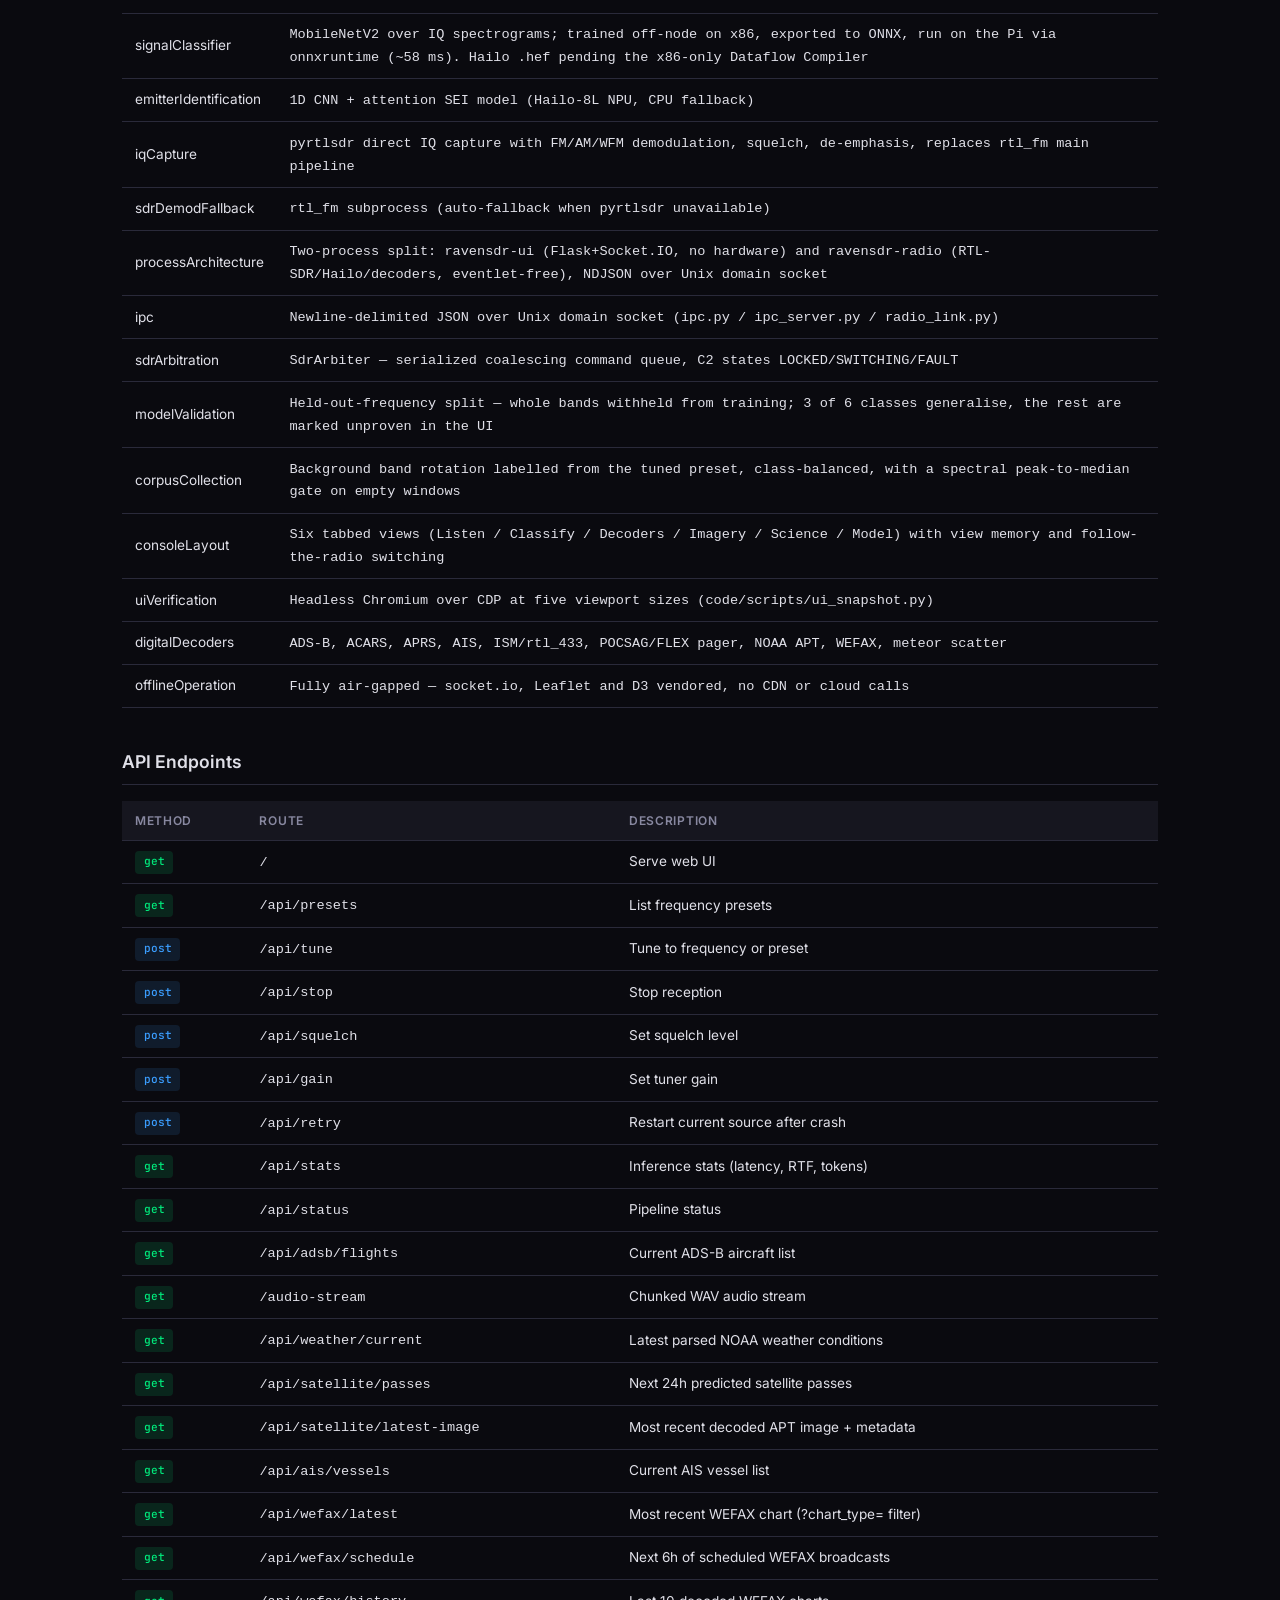
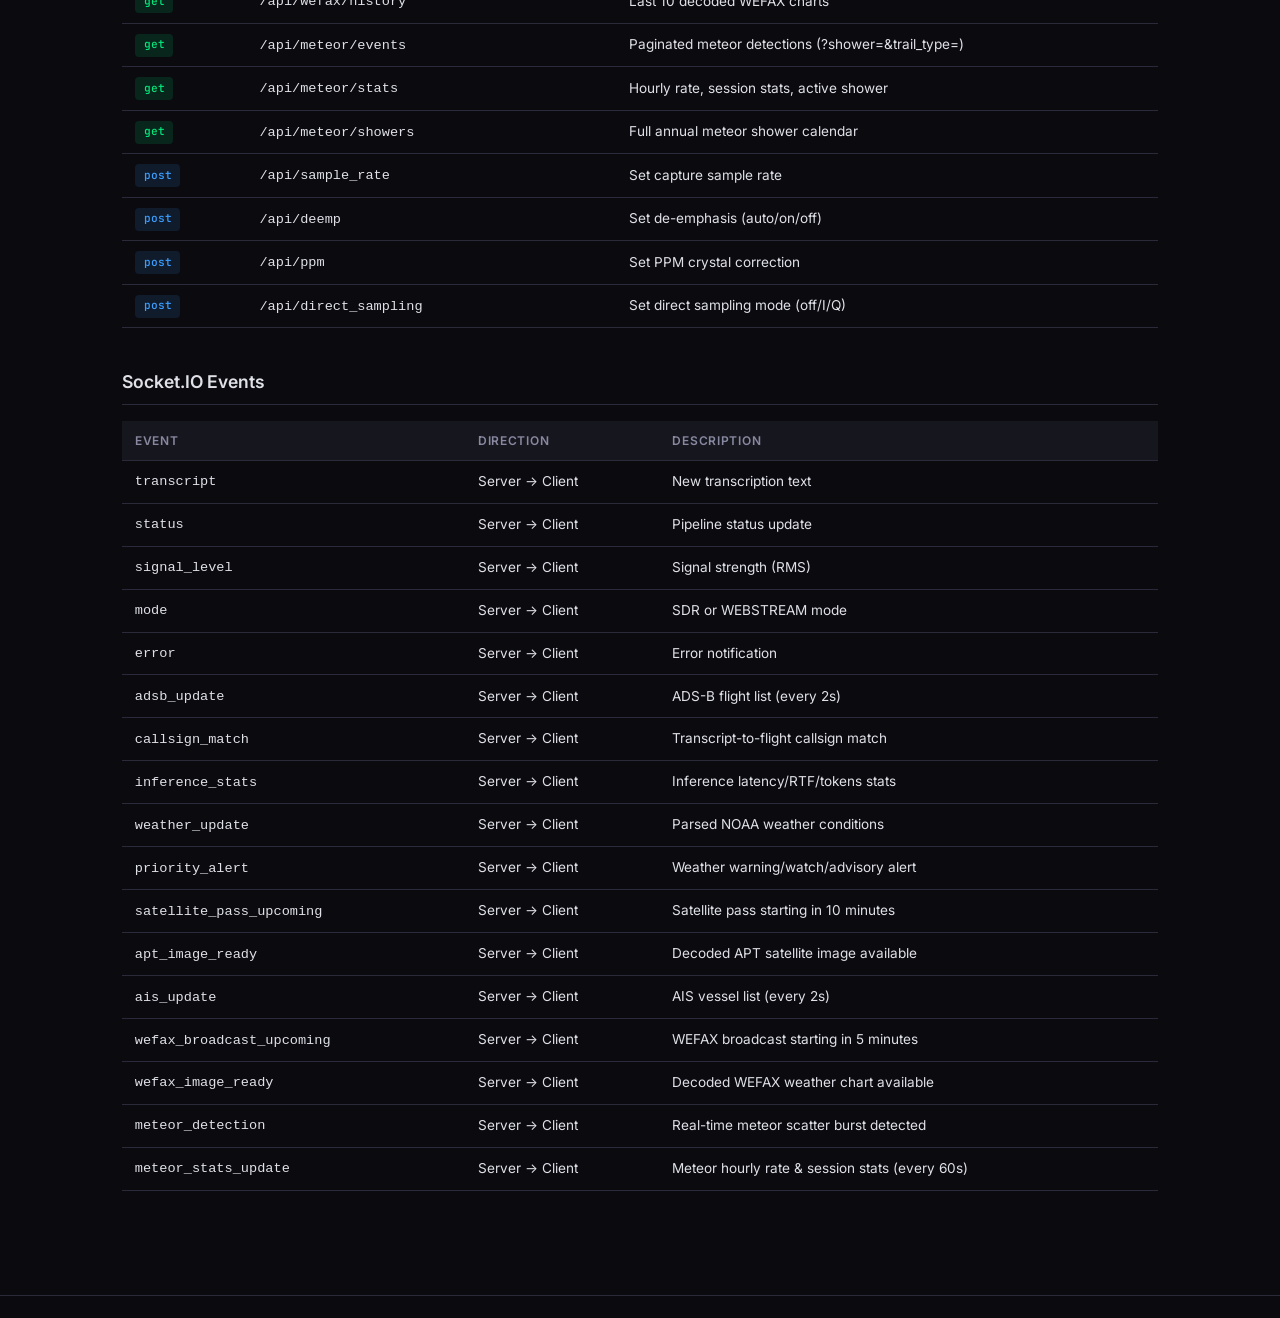
<file: dashboard/system.html>
<!DOCTYPE html>
<html lang="en">
<head>
    <meta charset="UTF-8">
    <meta name="viewport" content="width=device-width, initial-scale=1.0">
    <title>ravenSDR — System Architecture</title>
    <link rel="preconnect" href="https://fonts.googleapis.com">
    <link href="https://fonts.googleapis.com/css2?family=Inter:wght@400;500;600;700&family=JetBrains+Mono:wght@400;500&display=swap" rel="stylesheet">
    <link rel="stylesheet" href="style.css">
</head>
<body>
    <nav class="nav">
        <div class="nav-brand">ravenSDR</div>
        <div class="nav-links">
            <a href="index.html">Overview</a>
            <a href="system.html" class="active">System</a>
            <a href="components.html">Components</a>
            <a href="architecture.html">Architecture</a>
            <a href="features.html">Features</a>
            <a href="tasks.html">Tasks</a>
            <a href="changelog.html">Changelog</a>
            <a href="attributions.html">Attributions</a>
        </div>
    </nav>

    <main class="container">
        <header class="hero">
            <h1>System Architecture</h1>
            <p class="hero-sub">Passive RF Intelligence Collection Node</p>
        </header>

        <section class="section">
            <h2>Signal Flow — Voice Transcription Pipeline</h2>
            <div class="signal-flow"><span class="highlight">RF Input</span>                    <span class="highlight">Processing</span>                 <span class="highlight">AI Inference</span>              <span class="highlight">Output</span>

┌──────────────┐         ┌──────────────┐         ┌──────────────┐         ┌──────────────┐
│   RTL-SDR    │         │   16kHz PCM  │    ┌───→│  Audio       │────────→│  Browser     │
│   Blog V4   │────────→│   Pipeline   │────┤    │  Router      │  WAV    │  &lt;audio&gt;     │
│   (rtl_fm)   │  FM/AM  │              │    │    └──────────────┘         └──────────────┘
└──────────────┘         │   or         │    │
                         │              │    │    ┌──────────────┐         ┌──────────────┐
┌──────────────┐         │   ffmpeg     │    └───→│  Whisper     │────────→│  Socket.IO   │
│  Web Stream  │────────→│   resample   │         │  Hailo-8L    │  text   │  Transcript  │
│  (ffmpeg)    │  HTTP   │              │         │  NPU         │         │  Feed        │
└──────────────┘         └──────────────┘         └──────────────┘         └──────────────┘

                         <span class="highlight">InputSource</span>                    <span class="highlight">Transcriber</span>               <span class="highlight">Flask App</span></div>
        </section>

        <section class="section">
            <h2>Signal Flow — ADS-B Tracking</h2>
            <div class="signal-flow"><span class="highlight">Default: Single-dongle time-share</span>          <span class="highlight">Optional: Dual-dongle</span>

┌──────────────┐    60s listen     30s scan    ┌──────────────┐    ┌──────────────┐
│  RTL-SDR     │───→ rtl_fm ─────→ pause ─────→│  dump1090    │───→│  ADS-B       │
│  (device 0)  │←── resume ←───── stop ←──────│  1090 MHz    │    │  Correlator  │
└──────────────┘                                └──────────────┘    │              │
                    <span class="highlight">AdsbScanScheduler</span>                              │  Callsign    │
                    alternates rtl_fm ↔ dump1090                   │  extraction  │
                    on a single dongle                             │  + flight    │
                                                                   │  matching    │
┌──────────────┐    runs continuously                              │              │
│  RTL-SDR #2  │─── 1090 MHz ──→ dump1090 ──→ JSON ──────────────→│              │──→ Leaflet.js
│  (device 1)  │    (no scheduling needed)                         └──────────────┘    Map Panel
└──────────────┘
  <span class="highlight">ADSB_DUAL_DONGLE=true</span>                                            <span class="highlight">AdsbReceiver</span></div>
        </section>

        <section class="section">
            <h2>Signal Flow — NOAA APT Satellite Imaging</h2>
            <div class="signal-flow"><span class="highlight">Orbital Prediction</span>                <span class="highlight">Recording</span>                      <span class="highlight">Decoding</span>

┌──────────────┐         ┌──────────────┐         ┌──────────────┐         ┌──────────────┐
│  Celestrak   │  TLE    │  AptScheduler│  trigger │  rtl_fm      │  WAV    │  noaa-apt    │
│  TLE Feed    │────────→│  PyEphem     │────────→│  137 MHz FM  │────────→│  CLI decode  │
│              │         │  pass predict│         │  60k/11025Hz │  sox    │              │
└──────────────┘         └──────────────┘         └──────────────┘         └──────────────┘
                                                                                   │
                         ┌──────────────┐                                          │ PNG
                         │  InputSource │  enter_apt_mode()                        ▼
                         │  pauses VHF  │  exclusive SDR access        ┌──────────────┐
                         │  scanning    │  for 15-minute pass          │  Satellite   │
                         └──────────────┘                              │  Panel UI    │
                                                                       └──────────────┘</div>
        </section>

        <section class="section">
            <h2>Signal Flow — WEFAX Weather Fax (HF)</h2>
            <div class="signal-flow"><span class="highlight">Schedule</span>                     <span class="highlight">HF Reception</span>                   <span class="highlight">Decoding</span>

┌──────────────┐         ┌──────────────┐         ┌──────────────┐         ┌──────────────┐
│  NMC / NOJ   │  UTC    │  WefaxSched  │  trigger │  rtl_fm      │  WAV    │  fldigi      │
│  broadcast   │────────→│  time-of-day │────────→│  -D 2 USB    │────────→│  --wefax-only│
│  timetable   │         │  freq select │         │  HF direct   │  sox    │  via Xvfb    │
└──────────────┘         └──────────────┘         │  sampling    │         │              │
                                                   │  -1.9kHz ofs │         └──────────────┘
                         ┌──────────────┐          └──────────────┘                │
                         │  InputSource │  enter_wefax_mode()                      │ PNG
                         │  pauses VHF  │  APT pass has priority       ┌──────────────┐
                         │  scanning    │                              │  WEFAX       │
                         └──────────────┘                              │  Panel UI    │
                                                                       └──────────────┘
  <span class="highlight">Frequencies:</span> NMC 4346/8682/12786/17151 kHz · NOJ 2054/4298/8459/12412 kHz
  <span class="highlight">Day:</span> 8–12 MHz    <span class="highlight">Night:</span> 2–4 MHz    <span class="highlight">IOC 576</span> · 1809px width · greyscale</div>
        </section>

        <section class="section">
            <h2>Signal Flow — Meteor Scatter Detection</h2>
            <div class="signal-flow"><span class="highlight">Carrier Monitor</span>               <span class="highlight">Detection</span>                      <span class="highlight">Analysis</span>

┌──────────────┐         ┌──────────────┐         ┌──────────────┐         ┌──────────────┐
│  Distant FM  │ forward │  rtl_fm      │  PCM    │  Meteor      │  event  │  Meteor      │
│  carrier     │ scatter │  143.050 MHz │────────→│  Detector    │────────→│  Analyzer    │
│  (below      │─ ─ ─ ─→│  -g 40       │         │              │         │              │
│  horizon)    │  meteor │  11025 Hz    │         │  30s rolling │         │  shower      │
└──────────────┘  trail  └──────────────┘         │  baseline    │         │  calendar    │
                  80-120km                         │  threshold   │         │  7 showers   │
                  altitude                         │  dB detect   │         │  rate stats  │
                                                   │              │         │              │
┌──────────────┐  Ionized plasma                   │  duration:   │         │  Perseids    │
│  Meteoroid   │  column reflects                  │  50ms – 30s  │         │  Geminids    │
│  11–72 km/s  │  radio waves                      │              │         │  Leonids ... │
└──────────────┘                                   │  U: &lt;0.5s    │         └──────────────┘
                                                   │  O: &gt;0.5s    │                │
                         ┌──────────────┐          └──────────────┘                ▼
                         │  RTL-SDR #2  │  METEOR_DUAL_DONGLE=true     ┌──────────────┐
                         │  (device 1)  │  24/7 independent monitor    │  Meteor      │
                         │  or device 0 │  lowest SDR priority         │  Panel UI    │
                         └──────────────┘                              │  rate chart  │
                                                                       └──────────────┘</div>
        </section>

        <section class="section">
            <h2>SDR Mode Priority</h2>
            <div class="signal-flow">  <span class="highlight">Priority</span>    <span class="highlight">Mode</span>                        <span class="highlight">Preempts</span>

  1 (highest)  APT Satellite Pass          Everything — orbital window is fixed
  2            WEFAX Broadcast             Voice, Meteor — scheduled HF window
  3            Voice Monitoring            Meteor — user-selected frequency
  4 (lowest)   Meteor Detection            Nothing — runs in idle gaps

  Single-dongle: modes are mutually exclusive, higher priority preempts lower.
  Dual-dongle: meteor detection runs on device 1 independently.</div>
        </section>

        <section class="section">
            <h2>Target Hardware</h2>
            <div class="arch-grid">
                <div class="arch-card">
                    <h3>Raspberry Pi 5</h3>
                    <p>Single-board computer running the full pipeline. Raspberry Pi OS Bookworm 64-bit.</p>
                </div>
                <div class="arch-card">
                    <h3>Hailo AI Hat (8L)</h3>
                    <p>13 TOPS neural processing unit. Runs Whisper-tiny encoder/decoder inference via HEF models.</p>
                </div>
                <div class="arch-card">
                    <h3>RTL-SDR Blog V4</h3>
                    <p>R828D tuner + RTL2832U with 1PPM TCXO. VHF/UHF 24MHz–1.7GHz via rtl_fm. HF 500kHz–24MHz via Q-branch direct sampling (-D 2).</p>
                </div>
            </div>
        </section>

        <section class="section">
            <h2>Environment Configuration</h2>
            <div class="table-wrap">
                <table>
                    <thead><tr><th>Variable</th><th>Default</th><th>Description</th></tr></thead>
                    <tbody>
                        <tr><td colspan="3" style="font-weight:600;color:#58a6ff;border-bottom:1px solid #30363d;">ADS-B Tracking</td></tr>
                        <tr><td><code>ADSB_ENABLED</code></td><td><code>true</code></td><td>Enable ADS-B receiver (single-dongle time-share by default)</td></tr>
                        <tr><td><code>ADSB_DUAL_DONGLE</code></td><td><code>false</code></td><td>Use dedicated RTL-SDR on device 1 — no time-sharing needed</td></tr>
                        <tr><td><code>ADSB_SCAN_INTERVAL</code></td><td><code>60</code></td><td>Seconds of rtl_fm listening between ADS-B scans (single-dongle only)</td></tr>
                        <tr><td><code>ADSB_SCAN_DURATION</code></td><td><code>30</code></td><td>Seconds per ADS-B scan window (single-dongle only)</td></tr>
                        <tr><td colspan="3" style="font-weight:600;color:#58a6ff;border-bottom:1px solid #30363d;">Meteor Scatter Detection</td></tr>
                        <tr><td><code>METEOR_ENABLED</code></td><td><code>false</code></td><td>Enable passive meteor scatter detection</td></tr>
                        <tr><td><code>METEOR_DUAL_DONGLE</code></td><td><code>false</code></td><td>Use dedicated RTL-SDR on device 1 for 24/7 meteor monitoring</td></tr>
                        <tr><td><code>METEOR_FREQUENCY</code></td><td><code>143050000</code></td><td>Carrier frequency in Hz (143.050 MHz = amateur meteor scatter)</td></tr>
                    </tbody>
                </table>
            </div>
        </section>

        <section class="section">
            <h2>Technology Stack</h2>
            <div class="table-wrap">
                <table id="stack-table">
                    <thead><tr><th>Layer</th><th>Technology</th></tr></thead>
                    <tbody></tbody>
                </table>
            </div>
        </section>

        <section class="section">
            <h2>API Endpoints</h2>
            <div class="table-wrap">
                <table>
                    <thead><tr><th>Method</th><th>Route</th><th>Description</th></tr></thead>
                    <tbody>
                        <tr><td><span class="badge badge-done">GET</span></td><td><code>/</code></td><td>Serve web UI</td></tr>
                        <tr><td><span class="badge badge-done">GET</span></td><td><code>/api/presets</code></td><td>List frequency presets</td></tr>
                        <tr><td><span class="badge badge-changed">POST</span></td><td><code>/api/tune</code></td><td>Tune to frequency or preset</td></tr>
                        <tr><td><span class="badge badge-changed">POST</span></td><td><code>/api/stop</code></td><td>Stop reception</td></tr>
                        <tr><td><span class="badge badge-changed">POST</span></td><td><code>/api/squelch</code></td><td>Set squelch level</td></tr>
                        <tr><td><span class="badge badge-changed">POST</span></td><td><code>/api/gain</code></td><td>Set tuner gain</td></tr>
                        <tr><td><span class="badge badge-changed">POST</span></td><td><code>/api/retry</code></td><td>Restart current source after crash</td></tr>
                        <tr><td><span class="badge badge-done">GET</span></td><td><code>/api/stats</code></td><td>Inference stats (latency, RTF, tokens)</td></tr>
                        <tr><td><span class="badge badge-done">GET</span></td><td><code>/api/status</code></td><td>Pipeline status</td></tr>
                        <tr><td><span class="badge badge-done">GET</span></td><td><code>/api/adsb/flights</code></td><td>Current ADS-B aircraft list</td></tr>
                        <tr><td><span class="badge badge-done">GET</span></td><td><code>/audio-stream</code></td><td>Chunked WAV audio stream</td></tr>
                        <tr><td><span class="badge badge-done">GET</span></td><td><code>/api/weather/current</code></td><td>Latest parsed NOAA weather conditions</td></tr>
                        <tr><td><span class="badge badge-done">GET</span></td><td><code>/api/satellite/passes</code></td><td>Next 24h predicted satellite passes</td></tr>
                        <tr><td><span class="badge badge-done">GET</span></td><td><code>/api/satellite/latest-image</code></td><td>Most recent decoded APT image + metadata</td></tr>
                        <tr><td><span class="badge badge-done">GET</span></td><td><code>/api/ais/vessels</code></td><td>Current AIS vessel list</td></tr>
                        <tr><td><span class="badge badge-done">GET</span></td><td><code>/api/wefax/latest</code></td><td>Most recent WEFAX chart (?chart_type= filter)</td></tr>
                        <tr><td><span class="badge badge-done">GET</span></td><td><code>/api/wefax/schedule</code></td><td>Next 6h of scheduled WEFAX broadcasts</td></tr>
                        <tr><td><span class="badge badge-done">GET</span></td><td><code>/api/wefax/history</code></td><td>Last 10 decoded WEFAX charts</td></tr>
                        <tr><td><span class="badge badge-done">GET</span></td><td><code>/api/meteor/events</code></td><td>Paginated meteor detections (?shower=&amp;trail_type=)</td></tr>
                        <tr><td><span class="badge badge-done">GET</span></td><td><code>/api/meteor/stats</code></td><td>Hourly rate, session stats, active shower</td></tr>
                        <tr><td><span class="badge badge-done">GET</span></td><td><code>/api/meteor/showers</code></td><td>Full annual meteor shower calendar</td></tr>
                        <tr><td><span class="badge badge-changed">POST</span></td><td><code>/api/sample_rate</code></td><td>Set capture sample rate</td></tr>
                        <tr><td><span class="badge badge-changed">POST</span></td><td><code>/api/deemp</code></td><td>Set de-emphasis (auto/on/off)</td></tr>
                        <tr><td><span class="badge badge-changed">POST</span></td><td><code>/api/ppm</code></td><td>Set PPM crystal correction</td></tr>
                        <tr><td><span class="badge badge-changed">POST</span></td><td><code>/api/direct_sampling</code></td><td>Set direct sampling mode (off/I/Q)</td></tr>
                    </tbody>
                </table>
            </div>
        </section>

        <section class="section">
            <h2>Socket.IO Events</h2>
            <div class="table-wrap">
                <table>
                    <thead><tr><th>Event</th><th>Direction</th><th>Description</th></tr></thead>
                    <tbody>
                        <tr><td><code>transcript</code></td><td>Server &rarr; Client</td><td>New transcription text</td></tr>
                        <tr><td><code>status</code></td><td>Server &rarr; Client</td><td>Pipeline status update</td></tr>
                        <tr><td><code>signal_level</code></td><td>Server &rarr; Client</td><td>Signal strength (RMS)</td></tr>
                        <tr><td><code>mode</code></td><td>Server &rarr; Client</td><td>SDR or WEBSTREAM mode</td></tr>
                        <tr><td><code>error</code></td><td>Server &rarr; Client</td><td>Error notification</td></tr>
                        <tr><td><code>adsb_update</code></td><td>Server &rarr; Client</td><td>ADS-B flight list (every 2s)</td></tr>
                        <tr><td><code>callsign_match</code></td><td>Server &rarr; Client</td><td>Transcript-to-flight callsign match</td></tr>
                        <tr><td><code>inference_stats</code></td><td>Server &rarr; Client</td><td>Inference latency/RTF/tokens stats</td></tr>
                        <tr><td><code>weather_update</code></td><td>Server &rarr; Client</td><td>Parsed NOAA weather conditions</td></tr>
                        <tr><td><code>priority_alert</code></td><td>Server &rarr; Client</td><td>Weather warning/watch/advisory alert</td></tr>
                        <tr><td><code>satellite_pass_upcoming</code></td><td>Server &rarr; Client</td><td>Satellite pass starting in 10 minutes</td></tr>
                        <tr><td><code>apt_image_ready</code></td><td>Server &rarr; Client</td><td>Decoded APT satellite image available</td></tr>
                        <tr><td><code>ais_update</code></td><td>Server &rarr; Client</td><td>AIS vessel list (every 2s)</td></tr>
                        <tr><td><code>wefax_broadcast_upcoming</code></td><td>Server &rarr; Client</td><td>WEFAX broadcast starting in 5 minutes</td></tr>
                        <tr><td><code>wefax_image_ready</code></td><td>Server &rarr; Client</td><td>Decoded WEFAX weather chart available</td></tr>
                        <tr><td><code>meteor_detection</code></td><td>Server &rarr; Client</td><td>Real-time meteor scatter burst detected</td></tr>
                        <tr><td><code>meteor_stats_update</code></td><td>Server &rarr; Client</td><td>Meteor hourly rate &amp; session stats (every 60s)</td></tr>
                    </tbody>
                </table>
            </div>
        </section>
    </main>

    <footer class="footer">
        <p>ravenSDR &mdash; RF Signal Transcription Pipeline</p>
    </footer>

    <script>
        async function loadStack() {
            try {
                const sys = await fetch('../.state/system.json').then(r => r.json());
                const tbody = document.querySelector('#stack-table tbody');
                const labels = {
                    language: 'Language',
                    framework: 'Framework',
                    sdrDemodulation: 'SDR Demodulation',
                    webStreamIngest: 'Web Stream Ingest',
                    npuInference: 'NPU Inference',
                    speechToText: 'Speech-to-Text',
                    cpuFallback: 'CPU Fallback',
                    audioRouting: 'Audio Routing',
                    frontend: 'Frontend',
                    realTimeComms: 'Real-Time Comms',
                    adsbDecoder: 'ADS-B Decoder',
                    mapping: 'Mapping',
                    weatherParser: 'Weather Parser',
                    passPredictor: 'Pass Predictor',
                    aptDecoder: 'APT Decoder',
                    hallucinationFilter: 'Hallucination Filter',
                    wefaxDecoder: 'WEFAX Decoder',
                    meteorDetector: 'Meteor Detector'
                };
                Object.entries(sys.stack).forEach(([key, val]) => {
                    const tr = document.createElement('tr');
                    tr.innerHTML = `<td>${labels[key] || key}</td><td><code>${val}</code></td>`;
                    tbody.appendChild(tr);
                });
            } catch (e) {
                console.error('Failed to load stack:', e);
            }
        }
        loadStack();
    </script>
</body>
</html>
</file>
<file: dashboard/style.css>
/* ravenSDR Dashboard — Shared Styles */

:root {
    --bg-primary: #0a0a0f;
    --bg-secondary: #12121a;
    --bg-card: #16161f;
    --bg-hover: #1c1c28;
    --border: #2a2a3a;
    --text-primary: #e0e0e8;
    --text-secondary: #8888a0;
    --text-muted: #555570;
    --accent-green: #00e87b;
    --accent-blue: #3b9eff;
    --accent-orange: #ff9933;
    --accent-red: #ff4466;
    --accent-purple: #a855f7;
    --accent-cyan: #22d3ee;
    --font-sans: 'Inter', -apple-system, sans-serif;
    --font-mono: 'JetBrains Mono', 'Fira Code', monospace;
}

* { box-sizing: border-box; margin: 0; padding: 0; }

body {
    font-family: var(--font-sans);
    background: var(--bg-primary);
    color: var(--text-primary);
    line-height: 1.6;
    min-height: 100vh;
}

/* Navigation */
.nav {
    display: flex;
    align-items: center;
    justify-content: space-between;
    padding: 1rem 2rem;
    background: var(--bg-secondary);
    border-bottom: 1px solid var(--border);
    position: sticky;
    top: 0;
    z-index: 100;
}

.nav-brand {
    font-family: var(--font-mono);
    font-weight: 700;
    font-size: 1.1rem;
    color: var(--accent-green);
    letter-spacing: 0.05em;
}

.nav-links {
    display: flex;
    gap: 0.25rem;
}

.nav-links a {
    color: var(--text-secondary);
    text-decoration: none;
    padding: 0.4rem 0.8rem;
    border-radius: 6px;
    font-size: 0.85rem;
    font-weight: 500;
    transition: all 0.15s;
}

.nav-links a:hover {
    color: var(--text-primary);
    background: var(--bg-hover);
}

.nav-links a.active {
    color: var(--accent-green);
    background: rgba(0, 232, 123, 0.08);
}

/* Layout */
.container {
    max-width: 1100px;
    margin: 0 auto;
    padding: 2rem;
}

/* Hero */
.hero {
    text-align: center;
    padding: 2.5rem 0 2rem;
}

.hero h1 {
    font-family: var(--font-mono);
    font-size: 2.2rem;
    font-weight: 700;
    color: var(--accent-green);
    letter-spacing: 0.02em;
}

.hero-sub {
    font-size: 1.1rem;
    color: var(--text-secondary);
    margin-top: 0.4rem;
}

.hero-desc {
    font-family: var(--font-mono);
    font-size: 0.85rem;
    color: var(--text-muted);
    margin-top: 0.3rem;
}

/* Stats */
.stats {
    display: grid;
    grid-template-columns: repeat(4, 1fr);
    gap: 1rem;
    margin-bottom: 2.5rem;
}

.stat-card {
    background: var(--bg-card);
    border: 1px solid var(--border);
    border-radius: 10px;
    padding: 1.2rem;
    text-align: center;
}

.stat-value {
    font-family: var(--font-mono);
    font-size: 1.6rem;
    font-weight: 700;
    color: var(--accent-green);
}

.stat-label {
    font-size: 0.75rem;
    color: var(--text-secondary);
    text-transform: uppercase;
    letter-spacing: 0.08em;
    margin-top: 0.3rem;
}

/* Sections */
.section {
    margin-bottom: 2.5rem;
}

.section h2 {
    font-size: 1.1rem;
    font-weight: 600;
    color: var(--text-primary);
    margin-bottom: 1rem;
    padding-bottom: 0.5rem;
    border-bottom: 1px solid var(--border);
}

/* Tables */
.table-wrap {
    overflow-x: auto;
}

table {
    width: 100%;
    border-collapse: collapse;
    font-size: 0.85rem;
}

th {
    text-align: left;
    padding: 0.6rem 0.8rem;
    background: var(--bg-card);
    color: var(--text-secondary);
    font-weight: 600;
    font-size: 0.75rem;
    text-transform: uppercase;
    letter-spacing: 0.06em;
    border-bottom: 1px solid var(--border);
}

td {
    padding: 0.6rem 0.8rem;
    border-bottom: 1px solid var(--border);
    color: var(--text-primary);
}

tr:hover td {
    background: var(--bg-hover);
}

/* Cards */
.card-grid {
    display: grid;
    grid-template-columns: repeat(auto-fill, minmax(320px, 1fr));
    gap: 1rem;
}

.card {
    background: var(--bg-card);
    border: 1px solid var(--border);
    border-radius: 10px;
    padding: 1rem 1.2rem;
    transition: border-color 0.15s;
}

.card:hover {
    border-color: var(--accent-green);
}

.card-header {
    display: flex;
    align-items: center;
    justify-content: space-between;
    margin-bottom: 0.5rem;
}

.card-title {
    font-weight: 600;
    font-size: 0.9rem;
}

.card-desc {
    font-size: 0.8rem;
    color: var(--text-secondary);
    line-height: 1.5;
    margin-bottom: 0.6rem;
}

.card-tech {
    display: flex;
    flex-wrap: wrap;
    gap: 0.3rem;
}

.tech-tag {
    font-family: var(--font-mono);
    font-size: 0.65rem;
    padding: 0.15rem 0.5rem;
    background: rgba(59, 158, 255, 0.1);
    color: var(--accent-blue);
    border-radius: 4px;
}

/* Badges */
.badge {
    display: inline-block;
    font-family: var(--font-mono);
    font-size: 0.7rem;
    font-weight: 500;
    padding: 0.15rem 0.55rem;
    border-radius: 4px;
    text-transform: lowercase;
}

.badge-done {
    background: rgba(0, 232, 123, 0.12);
    color: var(--accent-green);
}

.badge-in-progress, .badge-running {
    background: rgba(59, 158, 255, 0.12);
    color: var(--accent-blue);
}
.badge-superseded { background: rgba(139, 148, 158, 0.12); color: #8b949e; border-color: rgba(139, 148, 158, 0.3); }

.badge-planned {
    background: rgba(255, 153, 51, 0.12);
    color: var(--accent-orange);
}

.badge-partial {
    background: rgba(168, 85, 247, 0.12);
    color: var(--accent-purple);
}

.badge-added {
    background: rgba(0, 232, 123, 0.12);
    color: var(--accent-green);
}

.badge-changed {
    background: rgba(59, 158, 255, 0.12);
    color: var(--accent-blue);
}

.badge-fixed {
    background: rgba(255, 153, 51, 0.12);
    color: var(--accent-orange);
}

.badge-removed {
    background: rgba(255, 68, 102, 0.12);
    color: var(--accent-red);
}

/* Changelog */
.changelog-item {
    display: flex;
    align-items: flex-start;
    gap: 0.7rem;
    padding: 0.5rem 0;
    border-bottom: 1px solid var(--border);
    font-size: 0.85rem;
}

.changelog-item:last-child {
    border-bottom: none;
}

/* Filters */
.filters {
    display: flex;
    flex-wrap: wrap;
    gap: 0.4rem;
    margin-bottom: 1.2rem;
}

.filter-btn {
    font-family: var(--font-sans);
    font-size: 0.75rem;
    font-weight: 500;
    padding: 0.35rem 0.75rem;
    border-radius: 6px;
    border: 1px solid var(--border);
    background: var(--bg-card);
    color: var(--text-secondary);
    cursor: pointer;
    transition: all 0.15s;
}

.filter-btn:hover {
    border-color: var(--accent-green);
    color: var(--text-primary);
}

.filter-btn.active {
    background: rgba(0, 232, 123, 0.1);
    border-color: var(--accent-green);
    color: var(--accent-green);
}

/* Footer */
.footer {
    text-align: center;
    padding: 2rem;
    color: var(--text-muted);
    font-size: 0.75rem;
    border-top: 1px solid var(--border);
    margin-top: 2rem;
}

/* Signal Flow Diagram */
.signal-flow {
    background: var(--bg-card);
    border: 1px solid var(--border);
    border-radius: 10px;
    padding: 1.5rem;
    font-family: var(--font-mono);
    font-size: 0.8rem;
    line-height: 1.8;
    overflow-x: auto;
    white-space: pre;
    color: var(--text-secondary);
    margin-bottom: 1.5rem;
}

.signal-flow .highlight {
    color: var(--accent-green);
}

/* Architecture info */
.arch-grid {
    display: grid;
    grid-template-columns: repeat(auto-fill, minmax(280px, 1fr));
    gap: 1rem;
}

.arch-card {
    background: var(--bg-card);
    border: 1px solid var(--border);
    border-radius: 10px;
    padding: 1rem 1.2rem;
}

.arch-card h3 {
    font-size: 0.85rem;
    font-weight: 600;
    color: var(--accent-cyan);
    margin-bottom: 0.4rem;
}

.arch-card p {
    font-size: 0.8rem;
    color: var(--text-secondary);
}

/* Responsive */
@media (max-width: 768px) {
    .nav {
        flex-direction: column;
        gap: 0.8rem;
    }
    .nav-links {
        flex-wrap: wrap;
        justify-content: center;
    }
    .stats {
        grid-template-columns: repeat(2, 1fr);
    }
    .card-grid {
        grid-template-columns: 1fr;
    }
    .container {
        padding: 1rem;
    }
}
</file>
